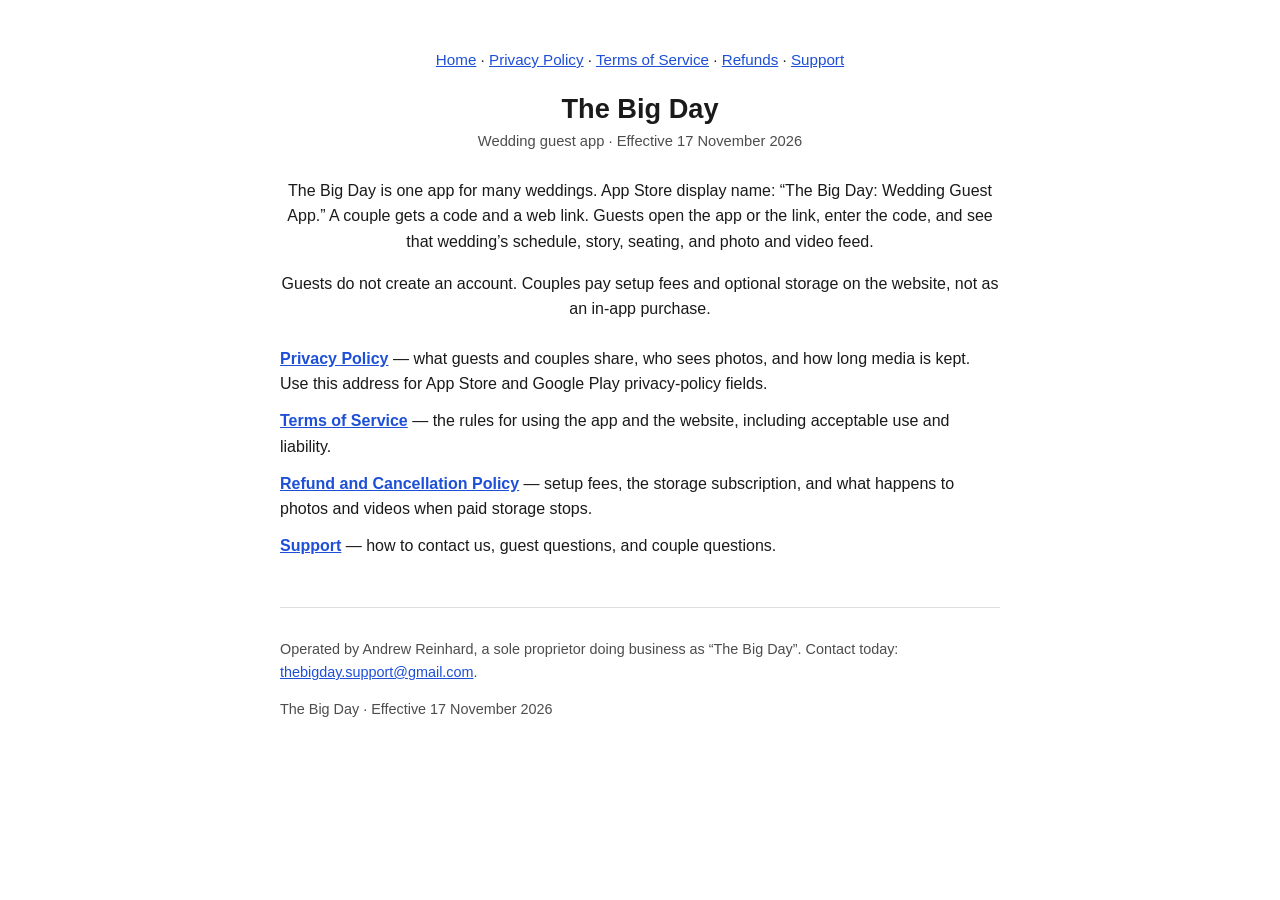
<file: index.html>
<!DOCTYPE html>
<html lang="en">
<head>
<meta charset="utf-8">
<meta name="viewport" content="width=device-width, initial-scale=1">
<title>The Big Day — Legal and support</title>
<link rel="stylesheet" href="./styles.css">
</head>
<body class="home">

<nav class="site" aria-label="Legal pages">
  <a href="./index.html">Home</a> ·
  <a href="./privacy.html">Privacy Policy</a> ·
  <a href="./terms.html">Terms of Service</a> ·
  <a href="./refunds.html">Refunds</a> ·
  <a href="./support.html">Support</a>
</nav>

<h1>The Big Day</h1>
<p class="meta">Wedding guest app · Effective 17 November 2026</p>

<p>The Big Day is one app for many weddings. App Store display name: “The Big Day: Wedding Guest App.” A couple gets a code and a web link. Guests open the app or the link, enter the code, and see that wedding’s schedule, story, seating, and photo and video feed.</p>

<p>Guests do not create an account. Couples pay setup fees and optional storage on the website, not as an in-app purchase.</p>

<ul class="links">
  <li><a href="./privacy.html"><strong>Privacy Policy</strong></a> — what guests and couples share, who sees photos, and how long media is kept. Use this address for App Store and Google Play privacy-policy fields.</li>
  <li><a href="./terms.html"><strong>Terms of Service</strong></a> — the rules for using the app and the website, including acceptable use and liability.</li>
  <li><a href="./refunds.html"><strong>Refund and Cancellation Policy</strong></a> — setup fees, the storage subscription, and what happens to photos and videos when paid storage stops.</li>
  <li><a href="./support.html"><strong>Support</strong></a> — how to contact us, guest questions, and couple questions.</li>
</ul>

<footer class="site">
  <p>Operated by Andrew Reinhard, a sole proprietor doing business as “The Big Day”. Contact today: <a href="mailto:thebigday.support@gmail.com">thebigday.support@gmail.com</a>.</p>
  <p>The Big Day · Effective 17 November 2026</p>
</footer>

</body>
</html>
</file>
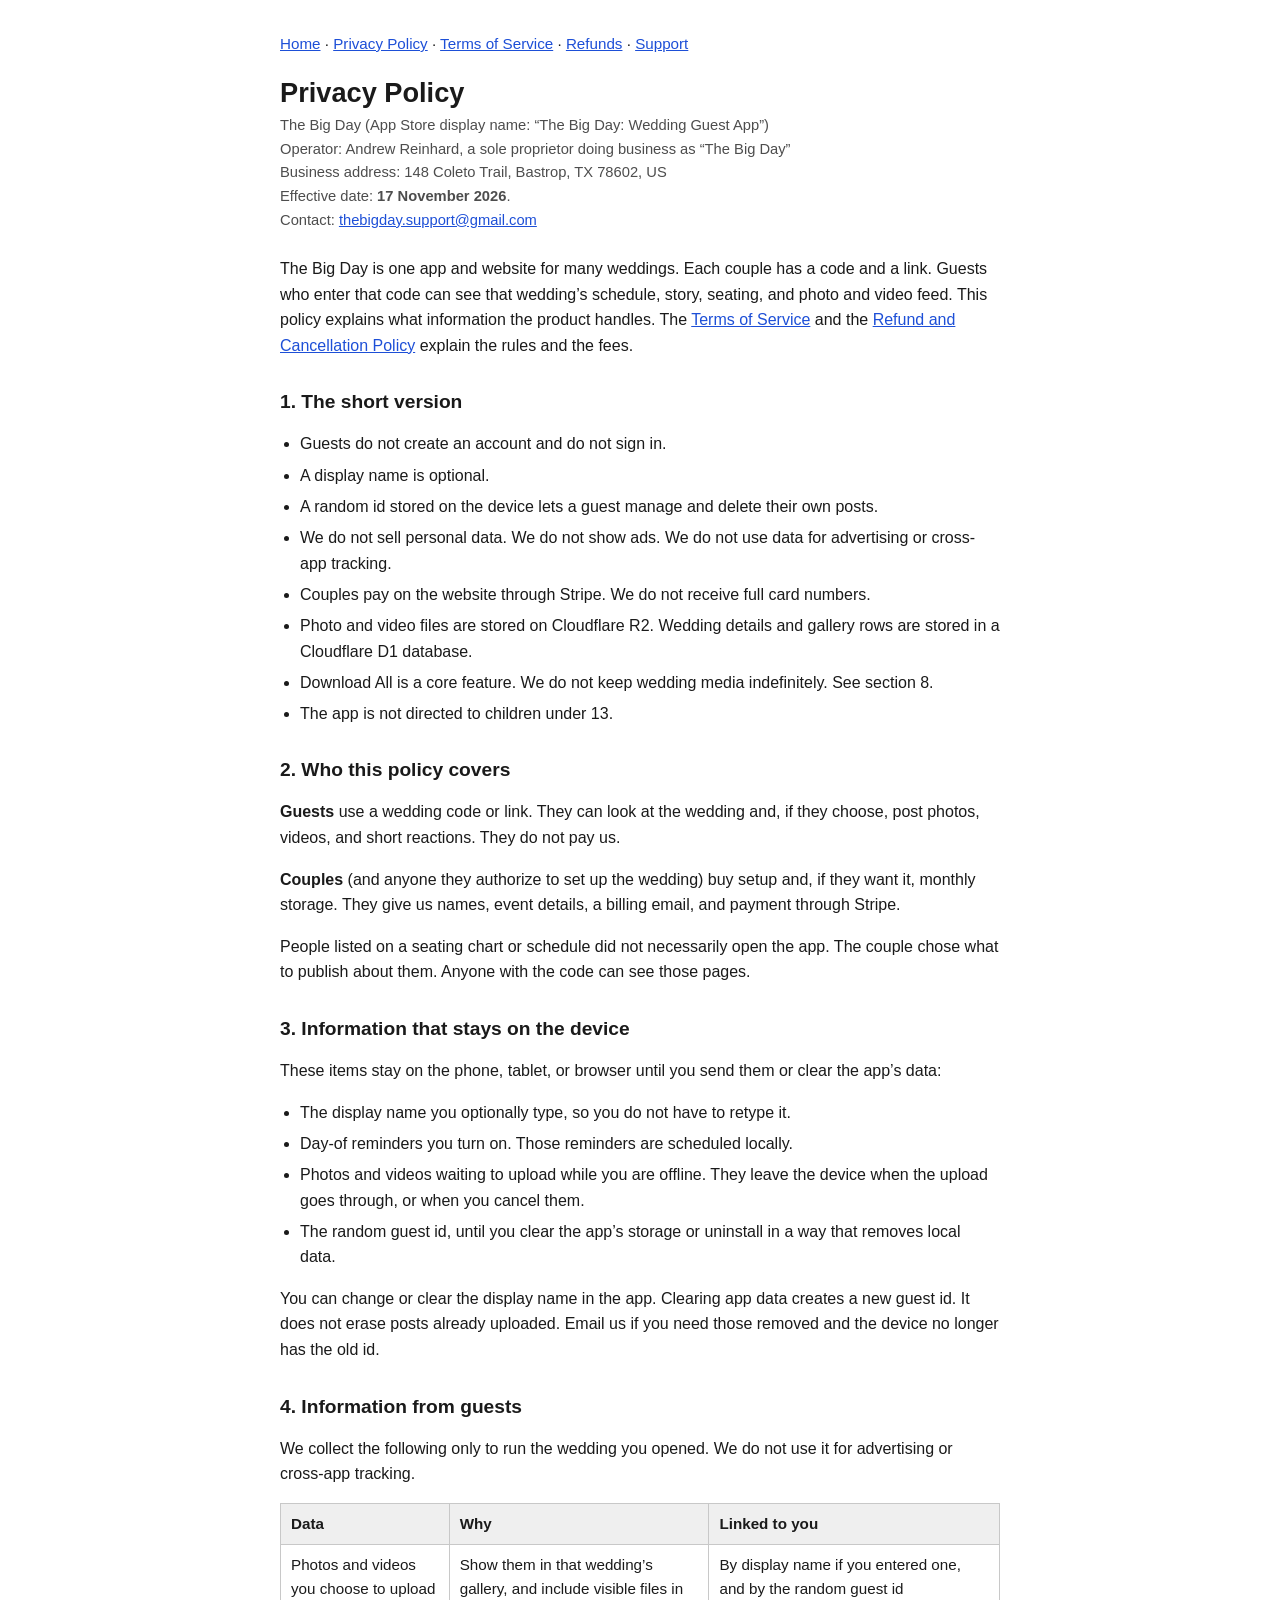
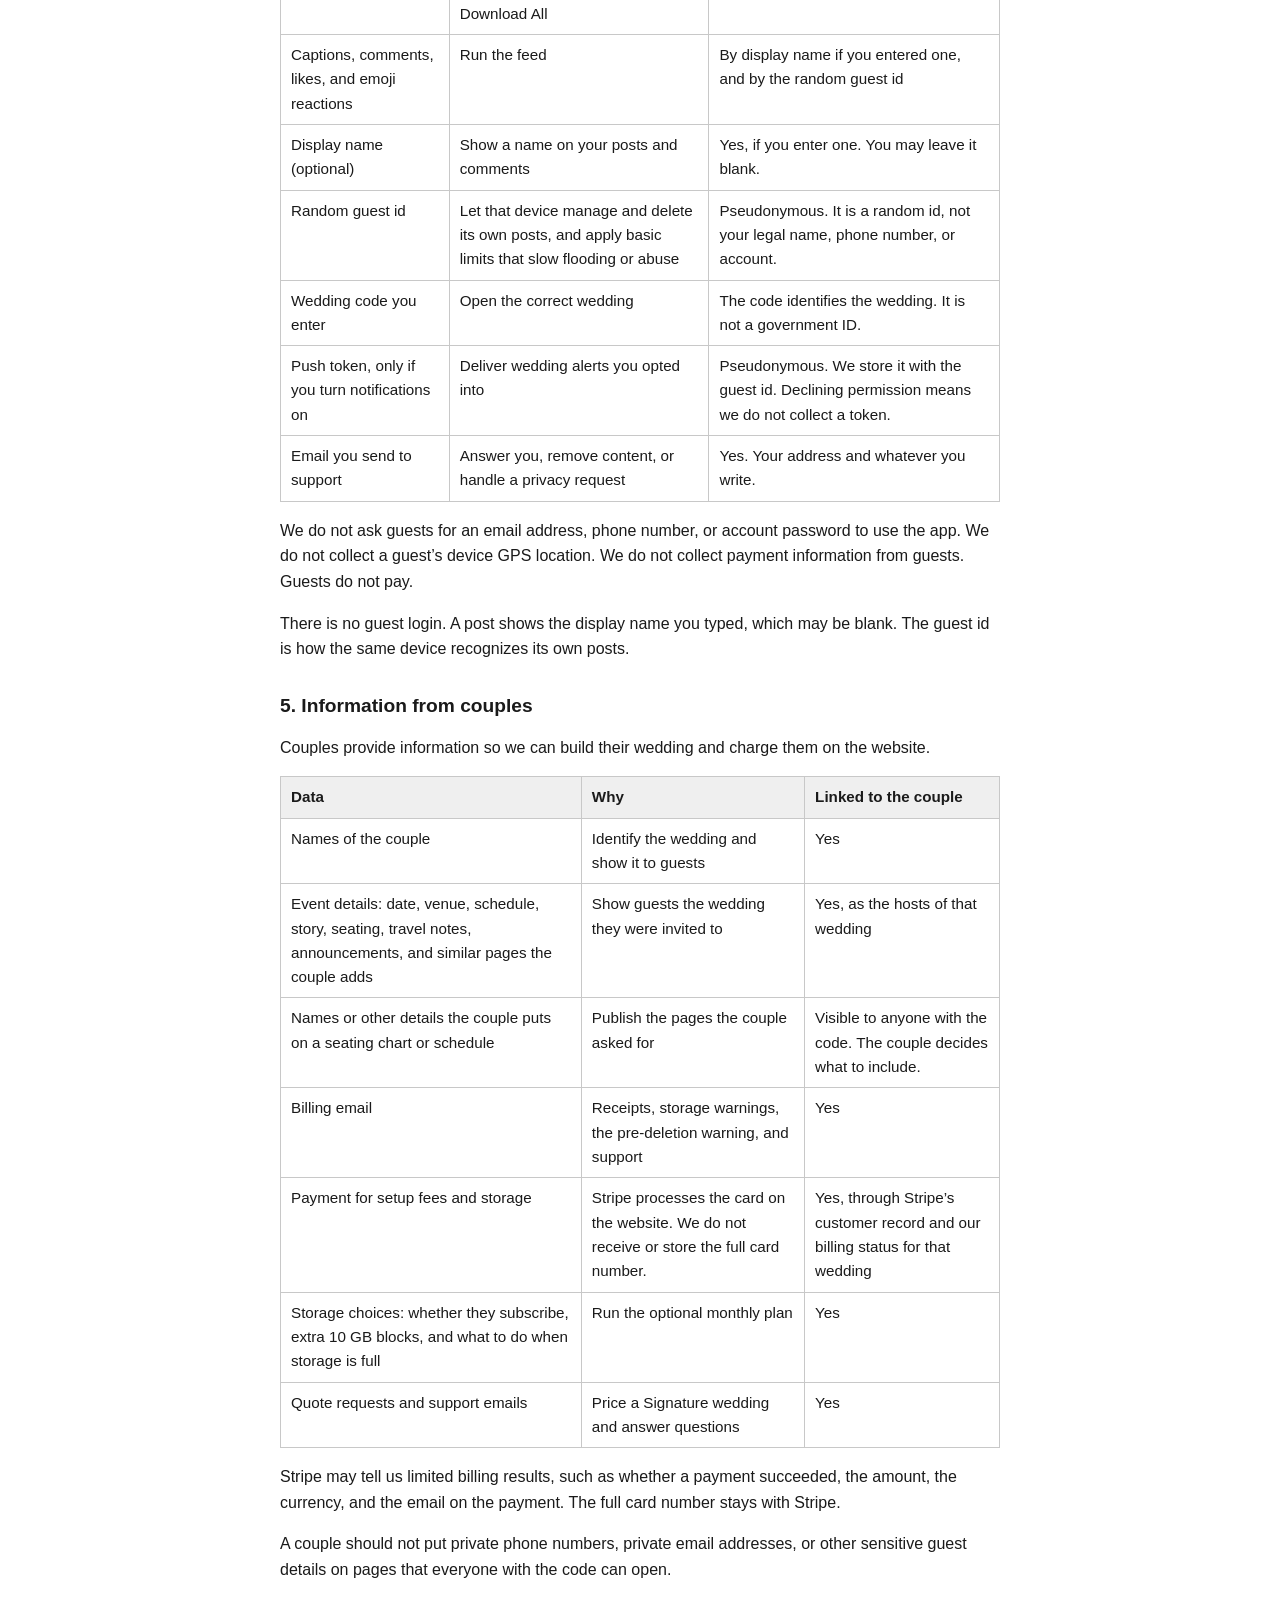
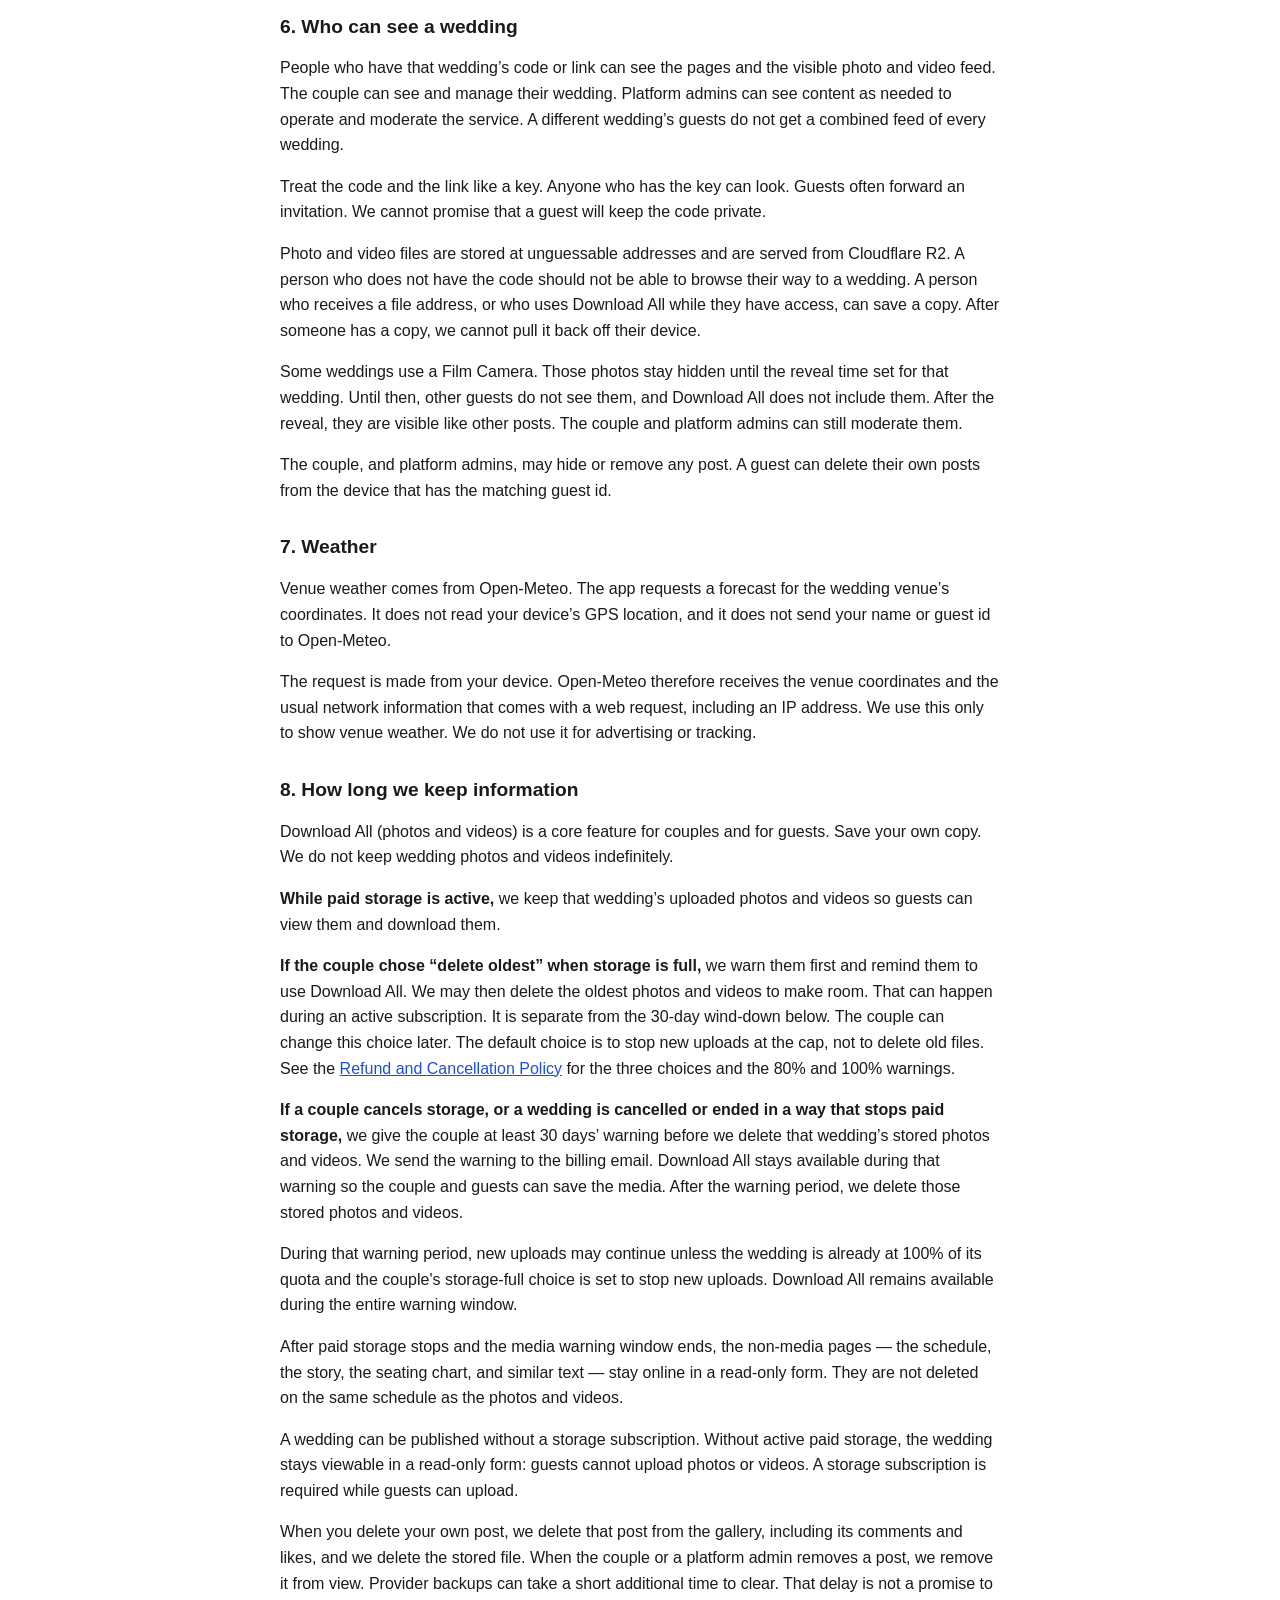
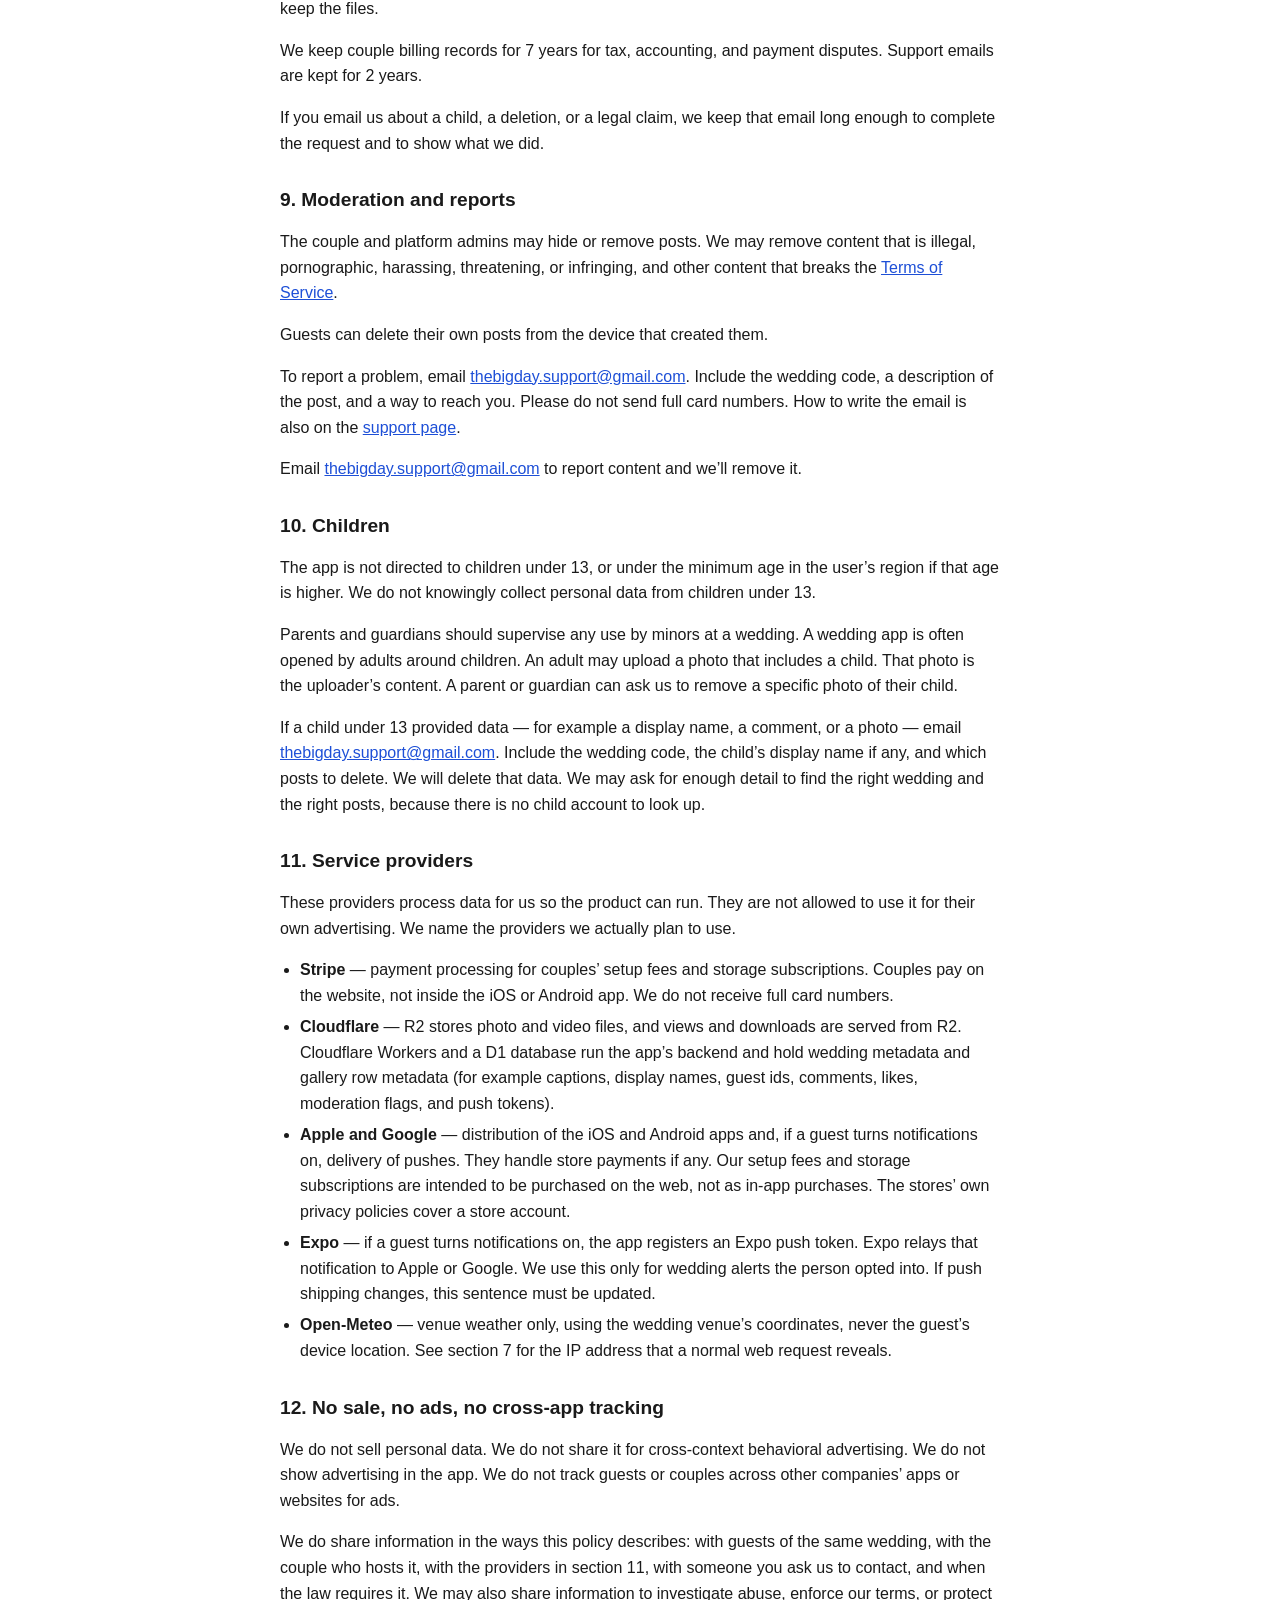
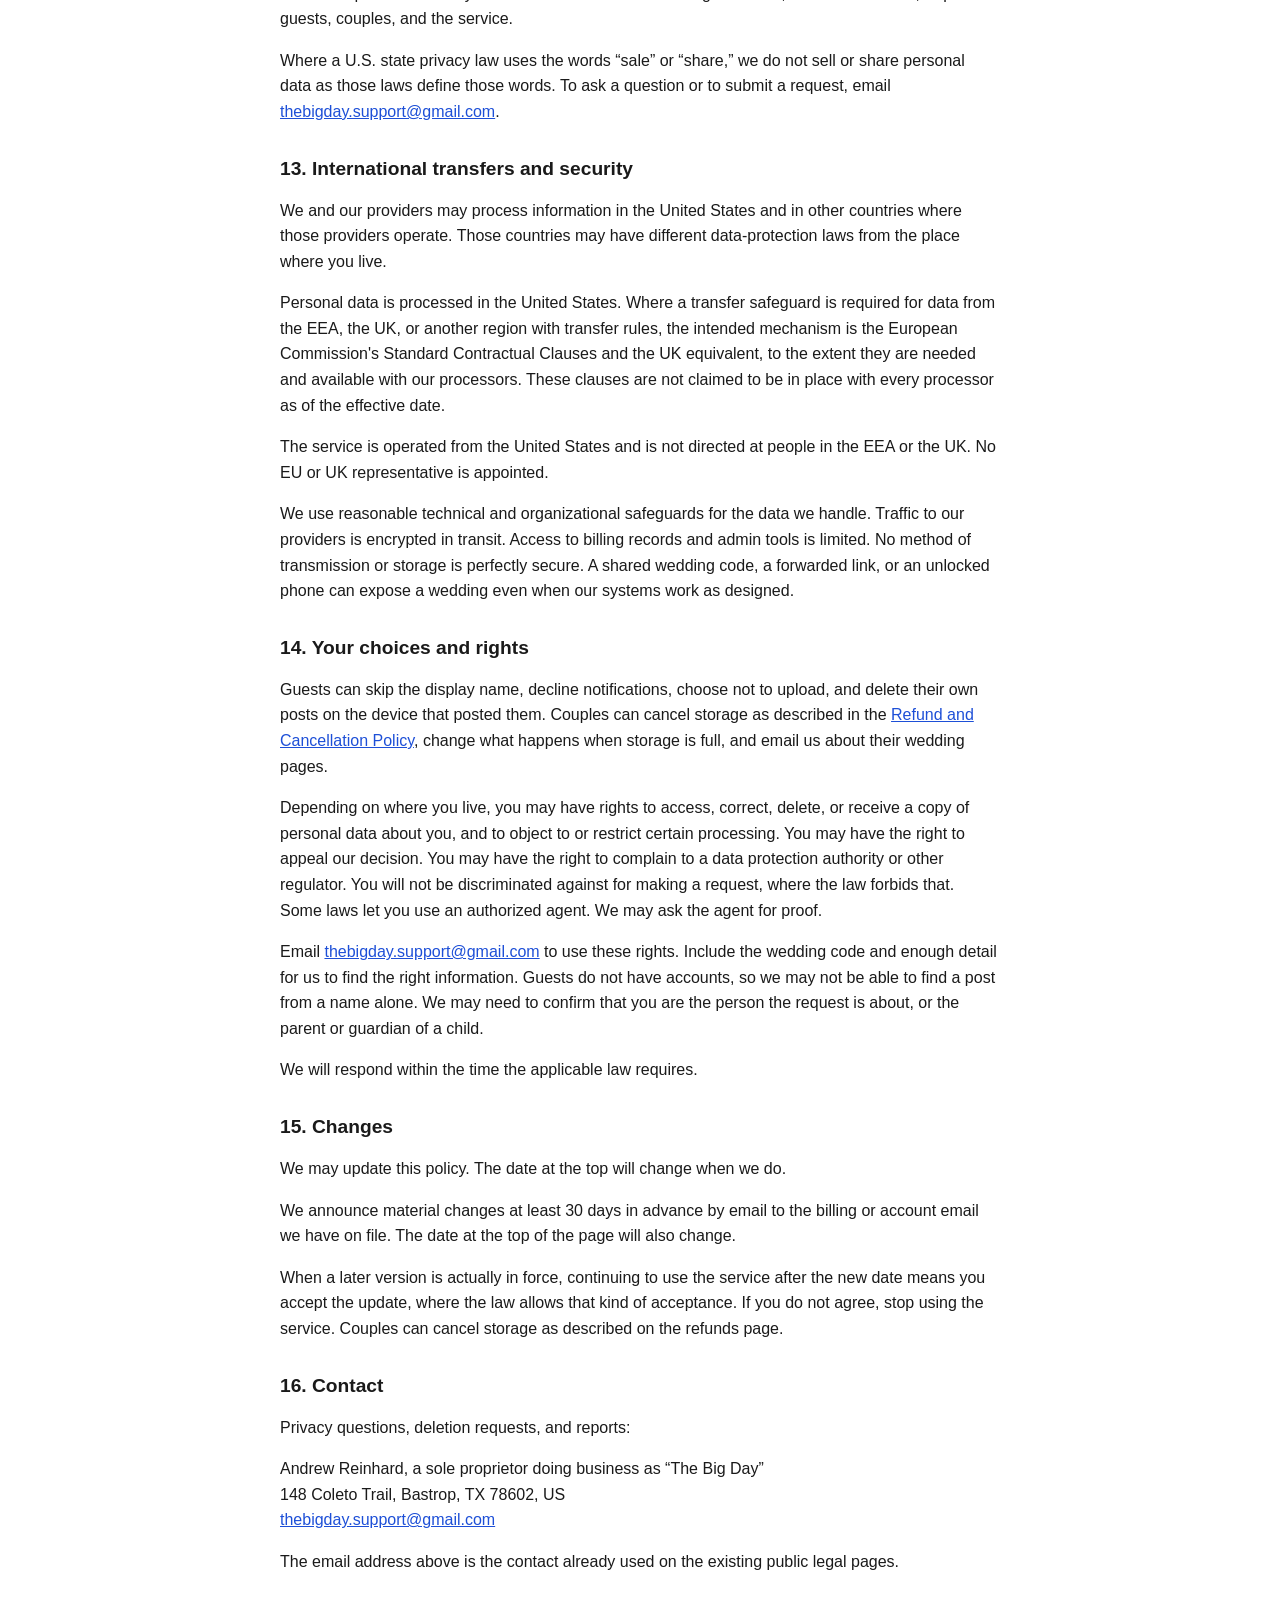
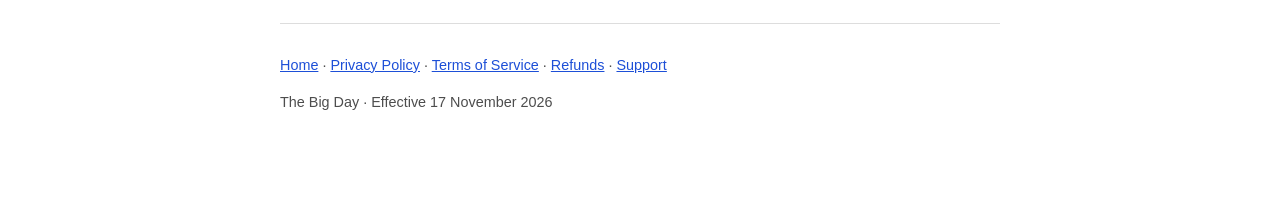
<file: privacy.html>
<!DOCTYPE html>
<html lang="en">
<head>
<meta charset="utf-8">
<meta name="viewport" content="width=device-width, initial-scale=1">
<title>The Big Day — Privacy Policy</title>
<link rel="stylesheet" href="./styles.css">
</head>
<body>

<nav class="site" aria-label="Legal pages">
  <a href="./index.html">Home</a> ·
  <a href="./privacy.html">Privacy Policy</a> ·
  <a href="./terms.html">Terms of Service</a> ·
  <a href="./refunds.html">Refunds</a> ·
  <a href="./support.html">Support</a>
</nav>

<h1>Privacy Policy</h1>
<p class="meta">
  The Big Day (App Store display name: “The Big Day: Wedding Guest App”)<br>
  Operator: Andrew Reinhard, a sole proprietor doing business as “The Big Day”<br>
  Business address: 148 Coleto Trail, Bastrop, TX 78602, US<br>
  Effective date: <strong>17 November 2026</strong>.<br>
  Contact: <a href="mailto:thebigday.support@gmail.com">thebigday.support@gmail.com</a>
</p>

<p>The Big Day is one app and website for many weddings. Each couple has a code and a link. Guests who enter that code can see that wedding’s schedule, story, seating, and photo and video feed. This policy explains what information the product handles. The <a href="./terms.html">Terms of Service</a> and the <a href="./refunds.html">Refund and Cancellation Policy</a> explain the rules and the fees.</p>

<h2>1. The short version</h2>
<ul>
  <li>Guests do not create an account and do not sign in.</li>
  <li>A display name is optional.</li>
  <li>A random id stored on the device lets a guest manage and delete their own posts.</li>
  <li>We do not sell personal data. We do not show ads. We do not use data for advertising or cross-app tracking.</li>
  <li>Couples pay on the website through Stripe. We do not receive full card numbers.</li>
  <li>Photo and video files are stored on Cloudflare R2. Wedding details and gallery rows are stored in a Cloudflare D1 database.</li>
  <li>Download All is a core feature. We do not keep wedding media indefinitely. See section 8.</li>
  <li>The app is not directed to children under 13.</li>
</ul>

<h2>2. Who this policy covers</h2>
<p><strong>Guests</strong> use a wedding code or link. They can look at the wedding and, if they choose, post photos, videos, and short reactions. They do not pay us.</p>
<p><strong>Couples</strong> (and anyone they authorize to set up the wedding) buy setup and, if they want it, monthly storage. They give us names, event details, a billing email, and payment through Stripe.</p>
<p>People listed on a seating chart or schedule did not necessarily open the app. The couple chose what to publish about them. Anyone with the code can see those pages.</p>

<h2>3. Information that stays on the device</h2>
<p>These items stay on the phone, tablet, or browser until you send them or clear the app’s data:</p>
<ul>
  <li>The display name you optionally type, so you do not have to retype it.</li>
  <li>Day-of reminders you turn on. Those reminders are scheduled locally.</li>
  <li>Photos and videos waiting to upload while you are offline. They leave the device when the upload goes through, or when you cancel them.</li>
  <li>The random guest id, until you clear the app’s storage or uninstall in a way that removes local data.</li>
</ul>
<p>You can change or clear the display name in the app. Clearing app data creates a new guest id. It does not erase posts already uploaded. Email us if you need those removed and the device no longer has the old id.</p>

<h2>4. Information from guests</h2>
<p>We collect the following only to run the wedding you opened. We do not use it for advertising or cross-app tracking.</p>
<div class="table-wrap">
<table>
  <tr><th>Data</th><th>Why</th><th>Linked to you</th></tr>
  <tr>
    <td>Photos and videos you choose to upload</td>
    <td>Show them in that wedding’s gallery, and include visible files in Download All</td>
    <td>By display name if you entered one, and by the random guest id</td>
  </tr>
  <tr>
    <td>Captions, comments, likes, and emoji reactions</td>
    <td>Run the feed</td>
    <td>By display name if you entered one, and by the random guest id</td>
  </tr>
  <tr>
    <td>Display name (optional)</td>
    <td>Show a name on your posts and comments</td>
    <td>Yes, if you enter one. You may leave it blank.</td>
  </tr>
  <tr>
    <td>Random guest id</td>
    <td>Let that device manage and delete its own posts, and apply basic limits that slow flooding or abuse</td>
    <td>Pseudonymous. It is a random id, not your legal name, phone number, or account.</td>
  </tr>
  <tr>
    <td>Wedding code you enter</td>
    <td>Open the correct wedding</td>
    <td>The code identifies the wedding. It is not a government ID.</td>
  </tr>
  <tr>
    <td>Push token, only if you turn notifications on</td>
    <td>Deliver wedding alerts you opted into</td>
    <td>Pseudonymous. We store it with the guest id. Declining permission means we do not collect a token.</td>
  </tr>
  <tr>
    <td>Email you send to support</td>
    <td>Answer you, remove content, or handle a privacy request</td>
    <td>Yes. Your address and whatever you write.</td>
  </tr>
</table>
</div>
<p>We do not ask guests for an email address, phone number, or account password to use the app. We do not collect a guest’s device GPS location. We do not collect payment information from guests. Guests do not pay.</p>
<p>There is no guest login. A post shows the display name you typed, which may be blank. The guest id is how the same device recognizes its own posts.</p>

<h2>5. Information from couples</h2>
<p>Couples provide information so we can build their wedding and charge them on the website.</p>
<div class="table-wrap">
<table>
  <tr><th>Data</th><th>Why</th><th>Linked to the couple</th></tr>
  <tr>
    <td>Names of the couple</td>
    <td>Identify the wedding and show it to guests</td>
    <td>Yes</td>
  </tr>
  <tr>
    <td>Event details: date, venue, schedule, story, seating, travel notes, announcements, and similar pages the couple adds</td>
    <td>Show guests the wedding they were invited to</td>
    <td>Yes, as the hosts of that wedding</td>
  </tr>
  <tr>
    <td>Names or other details the couple puts on a seating chart or schedule</td>
    <td>Publish the pages the couple asked for</td>
    <td>Visible to anyone with the code. The couple decides what to include.</td>
  </tr>
  <tr>
    <td>Billing email</td>
    <td>Receipts, storage warnings, the pre-deletion warning, and support</td>
    <td>Yes</td>
  </tr>
  <tr>
    <td>Payment for setup fees and storage</td>
    <td>Stripe processes the card on the website. We do not receive or store the full card number.</td>
    <td>Yes, through Stripe’s customer record and our billing status for that wedding</td>
  </tr>
  <tr>
    <td>Storage choices: whether they subscribe, extra 10&nbsp;GB blocks, and what to do when storage is full</td>
    <td>Run the optional monthly plan</td>
    <td>Yes</td>
  </tr>
  <tr>
    <td>Quote requests and support emails</td>
    <td>Price a Signature wedding and answer questions</td>
    <td>Yes</td>
  </tr>
</table>
</div>
<p>Stripe may tell us limited billing results, such as whether a payment succeeded, the amount, the currency, and the email on the payment. The full card number stays with Stripe.</p>
<p>A couple should not put private phone numbers, private email addresses, or other sensitive guest details on pages that everyone with the code can open.</p>

<h2>6. Who can see a wedding</h2>
<p>People who have that wedding’s code or link can see the pages and the visible photo and video feed. The couple can see and manage their wedding. Platform admins can see content as needed to operate and moderate the service. A different wedding’s guests do not get a combined feed of every wedding.</p>
<p>Treat the code and the link like a key. Anyone who has the key can look. Guests often forward an invitation. We cannot promise that a guest will keep the code private.</p>
<p>Photo and video files are stored at unguessable addresses and are served from Cloudflare R2. A person who does not have the code should not be able to browse their way to a wedding. A person who receives a file address, or who uses Download All while they have access, can save a copy. After someone has a copy, we cannot pull it back off their device.</p>
<p>Some weddings use a Film Camera. Those photos stay hidden until the reveal time set for that wedding. Until then, other guests do not see them, and Download All does not include them. After the reveal, they are visible like other posts. The couple and platform admins can still moderate them.</p>
<p>The couple, and platform admins, may hide or remove any post. A guest can delete their own posts from the device that has the matching guest id.</p>

<h2>7. Weather</h2>
<p>Venue weather comes from Open-Meteo. The app requests a forecast for the wedding venue’s coordinates. It does not read your device’s GPS location, and it does not send your name or guest id to Open-Meteo.</p>
<p>The request is made from your device. Open-Meteo therefore receives the venue coordinates and the usual network information that comes with a web request, including an IP address. We use this only to show venue weather. We do not use it for advertising or tracking.</p>

<h2>8. How long we keep information</h2>
<p>Download All (photos and videos) is a core feature for couples and for guests. Save your own copy. We do not keep wedding photos and videos indefinitely.</p>
<p><strong>While paid storage is active,</strong> we keep that wedding’s uploaded photos and videos so guests can view them and download them.</p>
<p><strong>If the couple chose “delete oldest” when storage is full,</strong> we warn them first and remind them to use Download All. We may then delete the oldest photos and videos to make room. That can happen during an active subscription. It is separate from the 30-day wind-down below. The couple can change this choice later. The default choice is to stop new uploads at the cap, not to delete old files. See the <a href="./refunds.html">Refund and Cancellation Policy</a> for the three choices and the 80% and 100% warnings.</p>
<p><strong>If a couple cancels storage, or a wedding is cancelled or ended in a way that stops paid storage,</strong> we give the couple at least 30 days’ warning before we delete that wedding’s stored photos and videos. We send the warning to the billing email. Download All stays available during that warning so the couple and guests can save the media. After the warning period, we delete those stored photos and videos.</p>
<p>During that warning period, new uploads may continue unless the wedding is already at 100% of its quota and the couple's storage-full choice is set to stop new uploads. Download All remains available during the entire warning window.</p>
<p>After paid storage stops and the media warning window ends, the non-media pages — the schedule, the story, the seating chart, and similar text — stay online in a read-only form. They are not deleted on the same schedule as the photos and videos.</p>
<p>A wedding can be published without a storage subscription. Without active paid storage, the wedding stays viewable in a read-only form: guests cannot upload photos or videos. A storage subscription is required while guests can upload.</p>
<p>When you delete your own post, we delete that post from the gallery, including its comments and likes, and we delete the stored file. When the couple or a platform admin removes a post, we remove it from view. Provider backups can take a short additional time to clear. That delay is not a promise to keep the files.</p>
<p>We keep couple billing records for 7 years for tax, accounting, and payment disputes. Support emails are kept for 2 years.</p>
<p>If you email us about a child, a deletion, or a legal claim, we keep that email long enough to complete the request and to show what we did.</p>

<h2>9. Moderation and reports</h2>
<p>The couple and platform admins may hide or remove posts. We may remove content that is illegal, pornographic, harassing, threatening, or infringing, and other content that breaks the <a href="./terms.html">Terms of Service</a>.</p>
<p>Guests can delete their own posts from the device that created them.</p>
<p>To report a problem, email <a href="mailto:thebigday.support@gmail.com">thebigday.support@gmail.com</a>. Include the wedding code, a description of the post, and a way to reach you. Please do not send full card numbers. How to write the email is also on the <a href="./support.html">support page</a>.</p>
<p>Email <a href="mailto:thebigday.support@gmail.com">thebigday.support@gmail.com</a> to report content and we’ll remove it.</p>

<h2>10. Children</h2>
<p>The app is not directed to children under 13, or under the minimum age in the user’s region if that age is higher. We do not knowingly collect personal data from children under 13.</p>
<p>Parents and guardians should supervise any use by minors at a wedding. A wedding app is often opened by adults around children. An adult may upload a photo that includes a child. That photo is the uploader’s content. A parent or guardian can ask us to remove a specific photo of their child.</p>
<p>If a child under 13 provided data — for example a display name, a comment, or a photo — email <a href="mailto:thebigday.support@gmail.com">thebigday.support@gmail.com</a>. Include the wedding code, the child’s display name if any, and which posts to delete. We will delete that data. We may ask for enough detail to find the right wedding and the right posts, because there is no child account to look up.</p>

<h2>11. Service providers</h2>
<p>These providers process data for us so the product can run. They are not allowed to use it for their own advertising. We name the providers we actually plan to use.</p>
<ul>
  <li><strong>Stripe</strong> — payment processing for couples’ setup fees and storage subscriptions. Couples pay on the website, not inside the iOS or Android app. We do not receive full card numbers.</li>
  <li><strong>Cloudflare</strong> — R2 stores photo and video files, and views and downloads are served from R2. Cloudflare Workers and a D1 database run the app’s backend and hold wedding metadata and gallery row metadata (for example captions, display names, guest ids, comments, likes, moderation flags, and push tokens).</li>
  <li><strong>Apple and Google</strong> — distribution of the iOS and Android apps and, if a guest turns notifications on, delivery of pushes. They handle store payments if any. Our setup fees and storage subscriptions are intended to be purchased on the web, not as in-app purchases. The stores’ own privacy policies cover a store account.</li>
  <li><strong>Expo</strong> — if a guest turns notifications on, the app registers an Expo push token. Expo relays that notification to Apple or Google. We use this only for wedding alerts the person opted into. If push shipping changes, this sentence must be updated.</li>
  <li><strong>Open-Meteo</strong> — venue weather only, using the wedding venue’s coordinates, never the guest’s device location. See section 7 for the IP address that a normal web request reveals.</li>
</ul>

<h2>12. No sale, no ads, no cross-app tracking</h2>
<p>We do not sell personal data. We do not share it for cross-context behavioral advertising. We do not show advertising in the app. We do not track guests or couples across other companies’ apps or websites for ads.</p>
<p>We do share information in the ways this policy describes: with guests of the same wedding, with the couple who hosts it, with the providers in section 11, with someone you ask us to contact, and when the law requires it. We may also share information to investigate abuse, enforce our terms, or protect guests, couples, and the service.</p>
<p>Where a U.S. state privacy law uses the words “sale” or “share,” we do not sell or share personal data as those laws define those words. To ask a question or to submit a request, email <a href="mailto:thebigday.support@gmail.com">thebigday.support@gmail.com</a>.</p>

<h2>13. International transfers and security</h2>
<p>We and our providers may process information in the United States and in other countries where those providers operate. Those countries may have different data-protection laws from the place where you live.</p>
<p>Personal data is processed in the United States. Where a transfer safeguard is required for data from the EEA, the UK, or another region with transfer rules, the intended mechanism is the European Commission's Standard Contractual Clauses and the UK equivalent, to the extent they are needed and available with our processors. These clauses are not claimed to be in place with every processor as of the effective date.</p>
<p>The service is operated from the United States and is not directed at people in the EEA or the UK. No EU or UK representative is appointed.</p>
<p>We use reasonable technical and organizational safeguards for the data we handle. Traffic to our providers is encrypted in transit. Access to billing records and admin tools is limited. No method of transmission or storage is perfectly secure. A shared wedding code, a forwarded link, or an unlocked phone can expose a wedding even when our systems work as designed.</p>

<h2>14. Your choices and rights</h2>
<p>Guests can skip the display name, decline notifications, choose not to upload, and delete their own posts on the device that posted them. Couples can cancel storage as described in the <a href="./refunds.html">Refund and Cancellation Policy</a>, change what happens when storage is full, and email us about their wedding pages.</p>
<p>Depending on where you live, you may have rights to access, correct, delete, or receive a copy of personal data about you, and to object to or restrict certain processing. You may have the right to appeal our decision. You may have the right to complain to a data protection authority or other regulator. You will not be discriminated against for making a request, where the law forbids that. Some laws let you use an authorized agent. We may ask the agent for proof.</p>
<p>Email <a href="mailto:thebigday.support@gmail.com">thebigday.support@gmail.com</a> to use these rights. Include the wedding code and enough detail for us to find the right information. Guests do not have accounts, so we may not be able to find a post from a name alone. We may need to confirm that you are the person the request is about, or the parent or guardian of a child.</p>
<p>We will respond within the time the applicable law requires.</p>

<h2>15. Changes</h2>
<p>We may update this policy. The date at the top will change when we do.</p>
<p>We announce material changes at least 30 days in advance by email to the billing or account email we have on file. The date at the top of the page will also change.</p>
<p>When a later version is actually in force, continuing to use the service after the new date means you accept the update, where the law allows that kind of acceptance. If you do not agree, stop using the service. Couples can cancel storage as described on the refunds page.</p>

<h2>16. Contact</h2>
<p>Privacy questions, deletion requests, and reports:</p>
<p>
  Andrew Reinhard, a sole proprietor doing business as “The Big Day”<br>
  148 Coleto Trail, Bastrop, TX 78602, US<br>
  <a href="mailto:thebigday.support@gmail.com">thebigday.support@gmail.com</a>
</p>
<p>The email address above is the contact already used on the existing public legal pages.</p>

<footer class="site">
  <p><a href="./index.html">Home</a> · <a href="./privacy.html">Privacy Policy</a> · <a href="./terms.html">Terms of Service</a> · <a href="./refunds.html">Refunds</a> · <a href="./support.html">Support</a></p>
  <p>The Big Day · Effective 17 November 2026</p>
</footer>

</body>
</html>
</file>
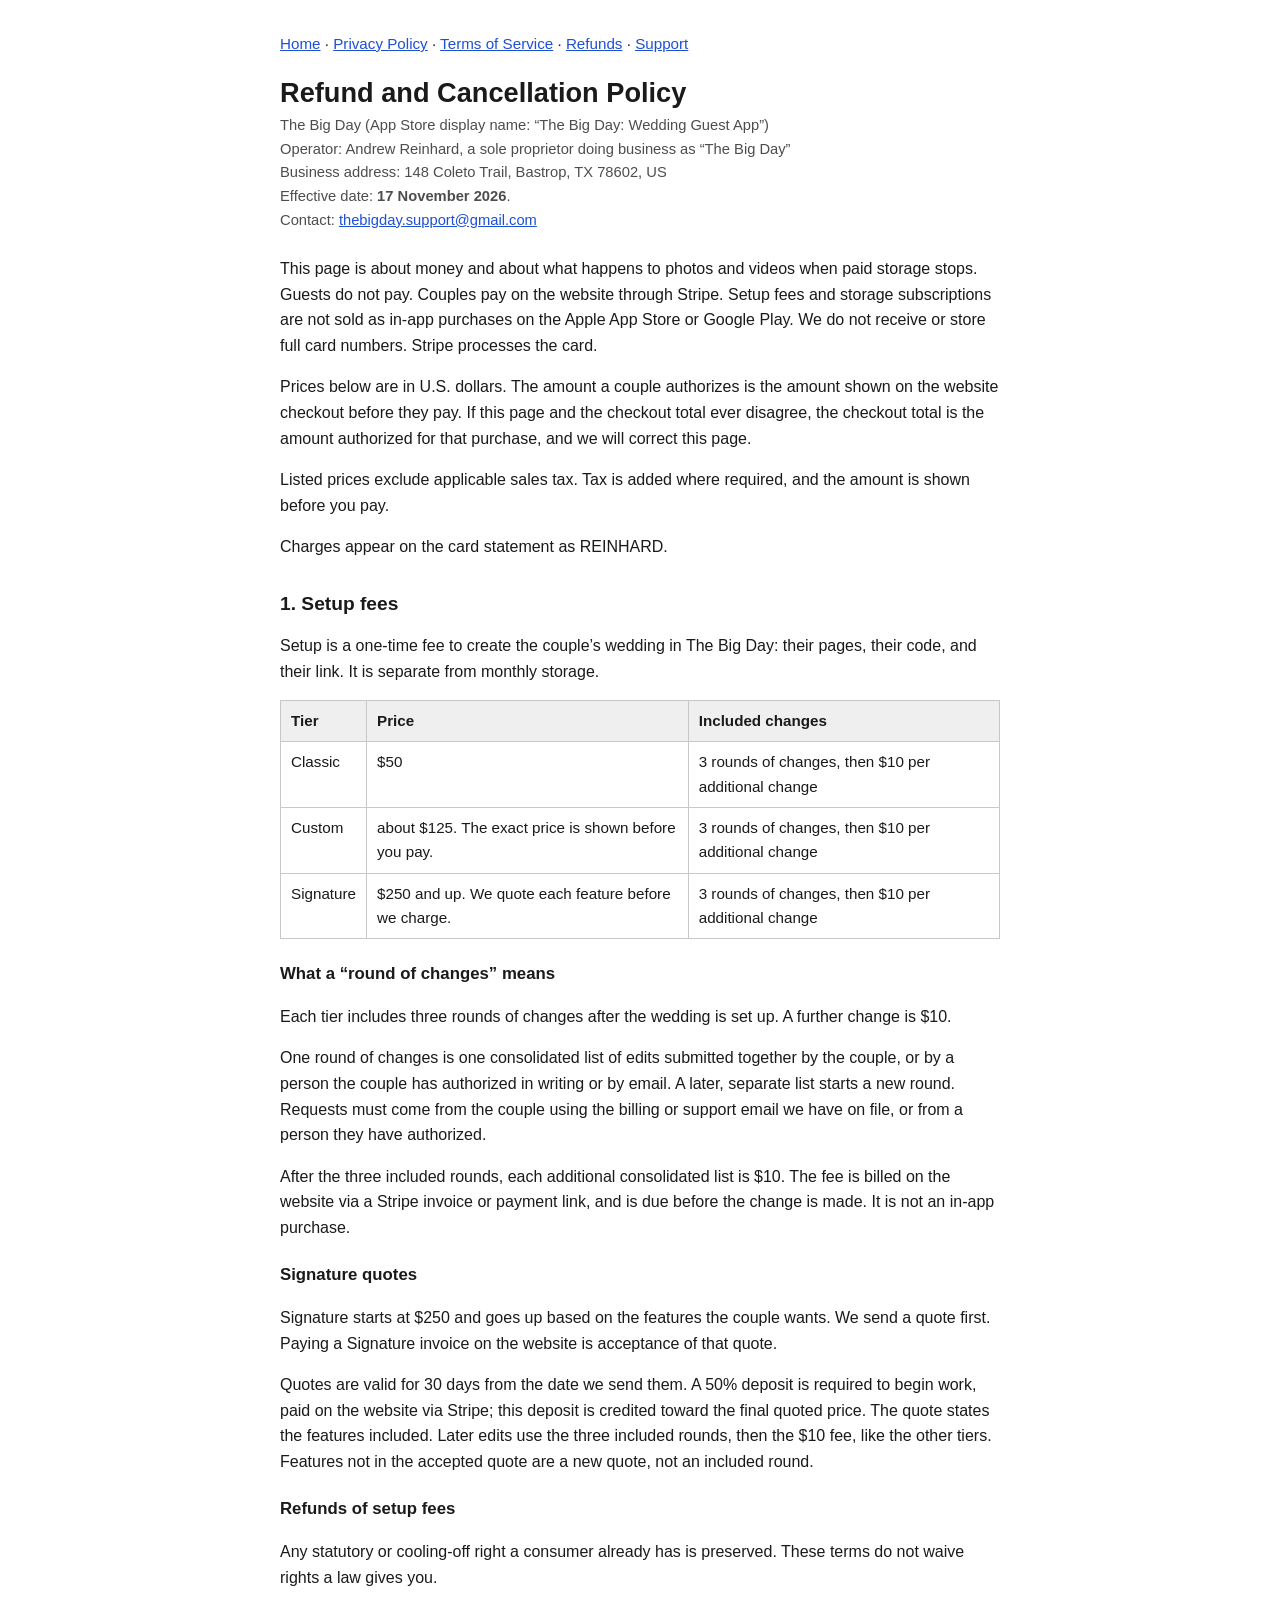
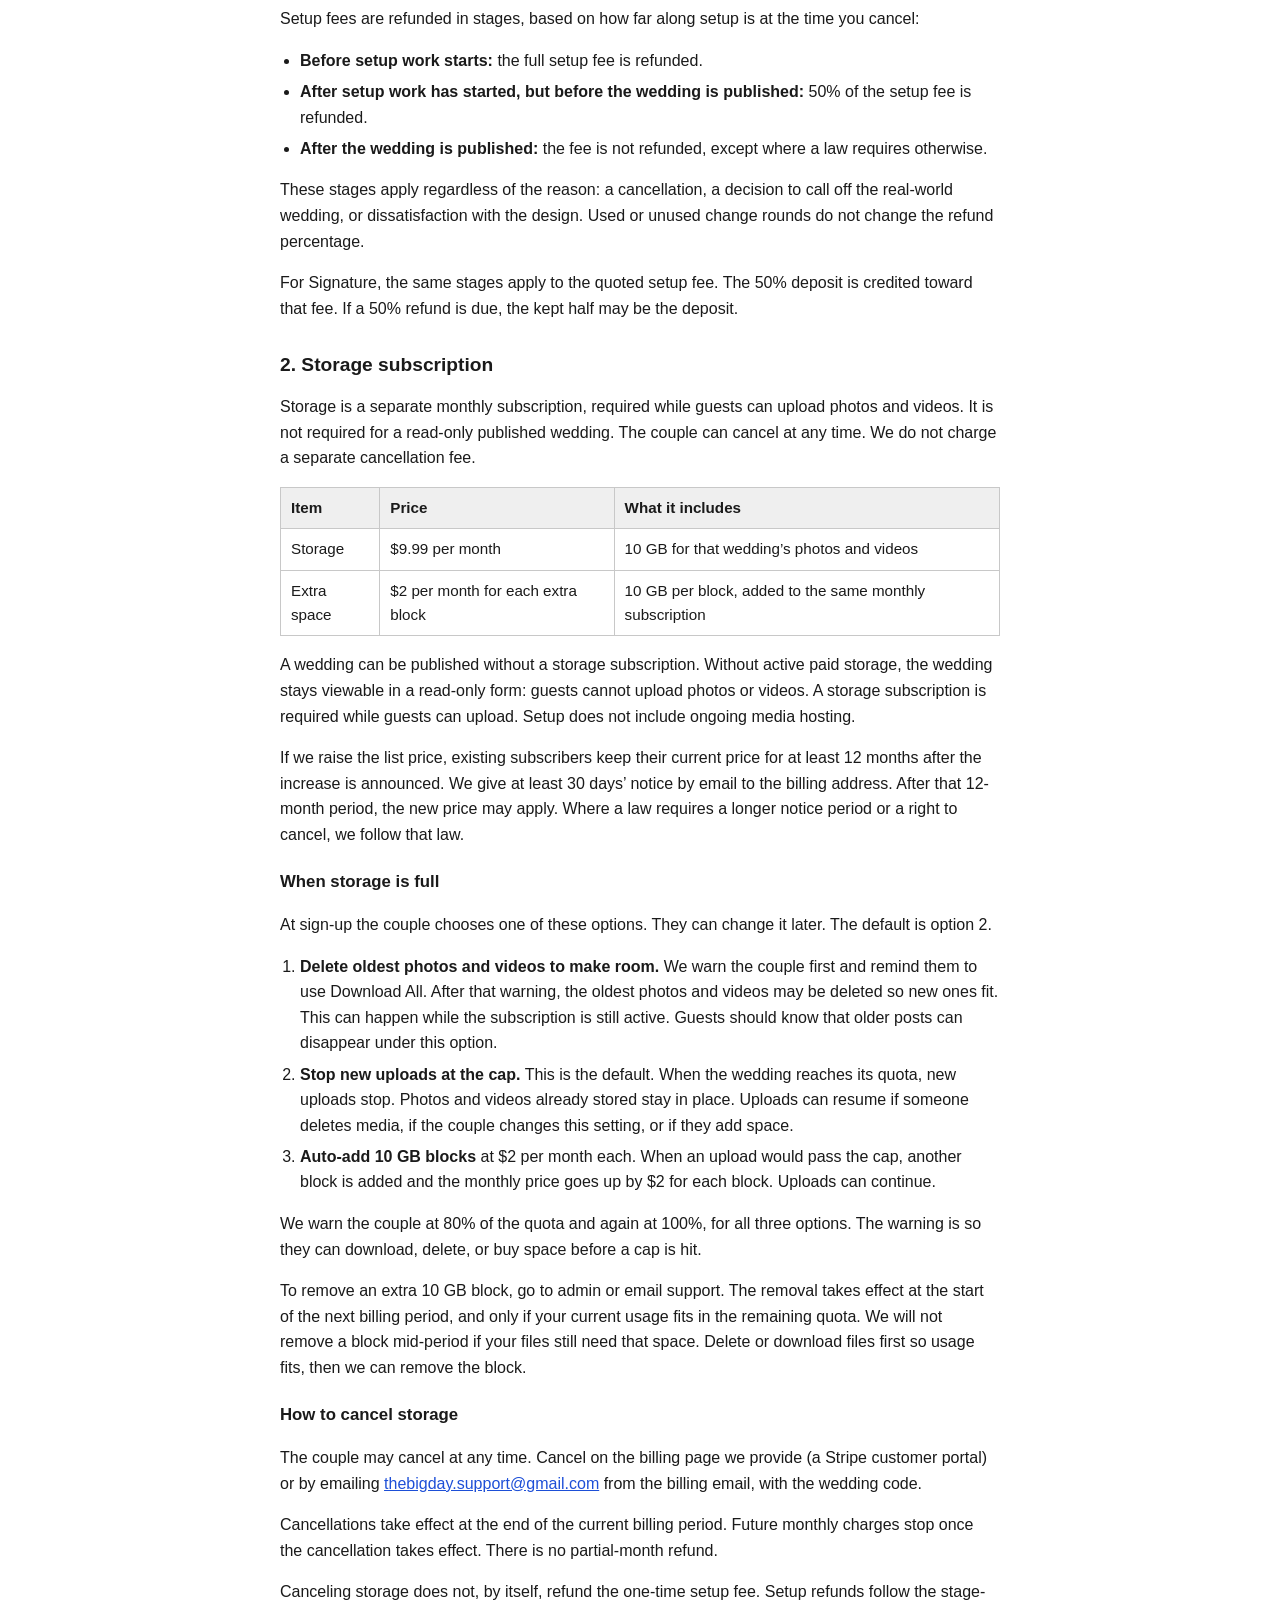
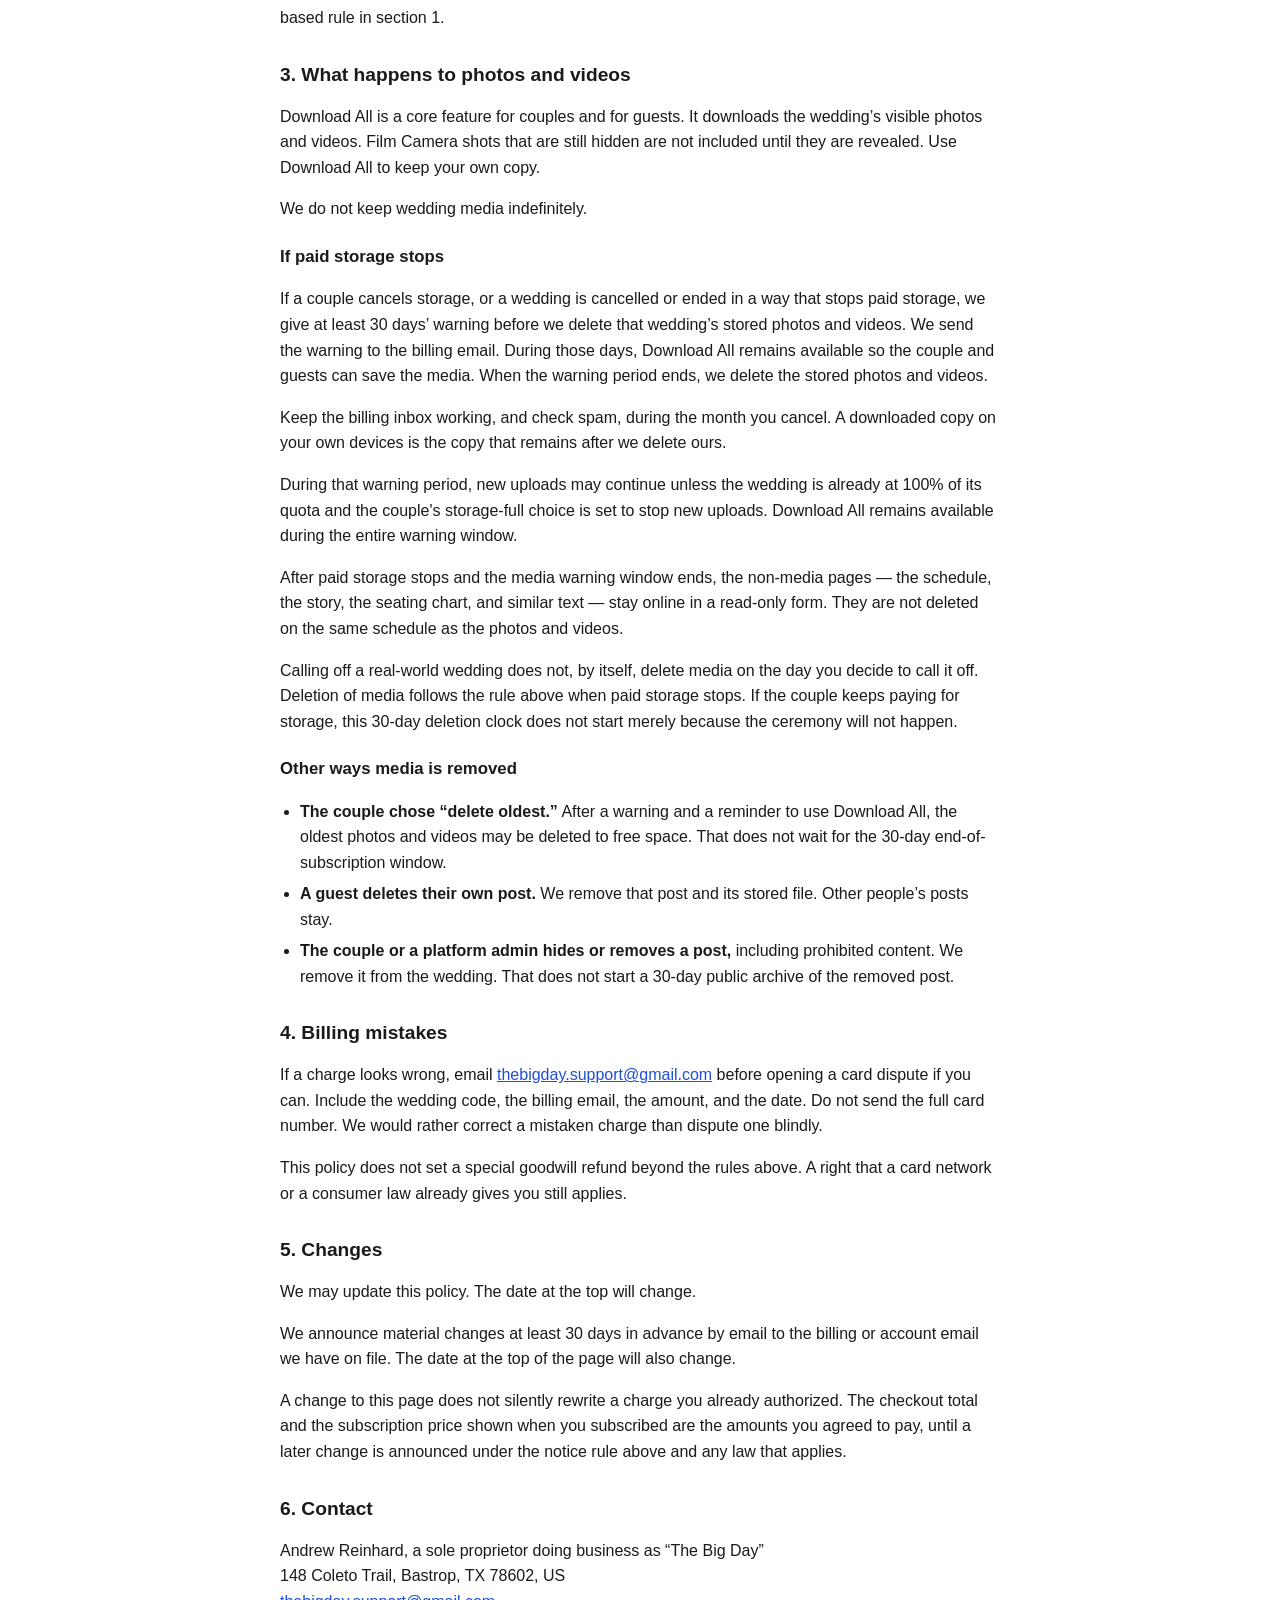
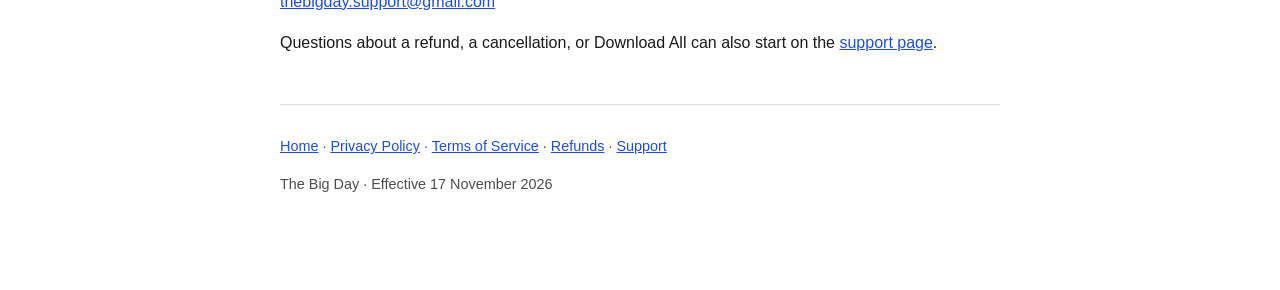
<file: refunds.html>
<!DOCTYPE html>
<html lang="en">
<head>
<meta charset="utf-8">
<meta name="viewport" content="width=device-width, initial-scale=1">
<title>The Big Day — Refund and Cancellation Policy</title>
<link rel="stylesheet" href="./styles.css">
</head>
<body>

<nav class="site" aria-label="Legal pages">
  <a href="./index.html">Home</a> ·
  <a href="./privacy.html">Privacy Policy</a> ·
  <a href="./terms.html">Terms of Service</a> ·
  <a href="./refunds.html">Refunds</a> ·
  <a href="./support.html">Support</a>
</nav>

<h1>Refund and Cancellation Policy</h1>
<p class="meta">
  The Big Day (App Store display name: “The Big Day: Wedding Guest App”)<br>
  Operator: Andrew Reinhard, a sole proprietor doing business as “The Big Day”<br>
  Business address: 148 Coleto Trail, Bastrop, TX 78602, US<br>
  Effective date: <strong>17 November 2026</strong>.<br>
  Contact: <a href="mailto:thebigday.support@gmail.com">thebigday.support@gmail.com</a>
</p>

<p>This page is about money and about what happens to photos and videos when paid storage stops. Guests do not pay. Couples pay on the website through Stripe. Setup fees and storage subscriptions are not sold as in-app purchases on the Apple App Store or Google Play. We do not receive or store full card numbers. Stripe processes the card.</p>
<p>Prices below are in U.S. dollars. The amount a couple authorizes is the amount shown on the website checkout before they pay. If this page and the checkout total ever disagree, the checkout total is the amount authorized for that purchase, and we will correct this page.</p>
<p>Listed prices exclude applicable sales tax. Tax is added where required, and the amount is shown before you pay.</p>
<p>Charges appear on the card statement as REINHARD.</p>

<h2>1. Setup fees</h2>
<p>Setup is a one-time fee to create the couple’s wedding in The Big Day: their pages, their code, and their link. It is separate from monthly storage.</p>
<div class="table-wrap">
<table>
  <tr><th>Tier</th><th>Price</th><th>Included changes</th></tr>
  <tr>
    <td>Classic</td>
    <td>$50</td>
    <td>3 rounds of changes, then $10 per additional change</td>
  </tr>
  <tr>
    <td>Custom</td>
    <td>about $125. The exact price is shown before you pay.</td>
    <td>3 rounds of changes, then $10 per additional change</td>
  </tr>
  <tr>
    <td>Signature</td>
    <td>$250 and up. We quote each feature before we charge.</td>
    <td>3 rounds of changes, then $10 per additional change</td>
  </tr>
</table>
</div>

<h3>What a “round of changes” means</h3>
<p>Each tier includes three rounds of changes after the wedding is set up. A further change is $10.</p>
<p>One round of changes is one consolidated list of edits submitted together by the couple, or by a person the couple has authorized in writing or by email. A later, separate list starts a new round. Requests must come from the couple using the billing or support email we have on file, or from a person they have authorized.</p>
<p>After the three included rounds, each additional consolidated list is $10. The fee is billed on the website via a Stripe invoice or payment link, and is due before the change is made. It is not an in-app purchase.</p>

<h3>Signature quotes</h3>
<p>Signature starts at $250 and goes up based on the features the couple wants. We send a quote first. Paying a Signature invoice on the website is acceptance of that quote.</p>
<p>Quotes are valid for 30 days from the date we send them. A 50% deposit is required to begin work, paid on the website via Stripe; this deposit is credited toward the final quoted price. The quote states the features included. Later edits use the three included rounds, then the $10 fee, like the other tiers. Features not in the accepted quote are a new quote, not an included round.</p>

<h3>Refunds of setup fees</h3>
<p>Any statutory or cooling-off right a consumer already has is preserved. These terms do not waive rights a law gives you.</p>
<p>Setup fees are refunded in stages, based on how far along setup is at the time you cancel:</p>
<ul>
  <li><strong>Before setup work starts:</strong> the full setup fee is refunded.</li>
  <li><strong>After setup work has started, but before the wedding is published:</strong> 50% of the setup fee is refunded.</li>
  <li><strong>After the wedding is published:</strong> the fee is not refunded, except where a law requires otherwise.</li>
</ul>
<p>These stages apply regardless of the reason: a cancellation, a decision to call off the real-world wedding, or dissatisfaction with the design. Used or unused change rounds do not change the refund percentage.</p>
<p>For Signature, the same stages apply to the quoted setup fee. The 50% deposit is credited toward that fee. If a 50% refund is due, the kept half may be the deposit.</p>

<h2>2. Storage subscription</h2>
<p>Storage is a separate monthly subscription, required while guests can upload photos and videos. It is not required for a read-only published wedding. The couple can cancel at any time. We do not charge a separate cancellation fee.</p>
<div class="table-wrap">
<table>
  <tr><th>Item</th><th>Price</th><th>What it includes</th></tr>
  <tr>
    <td>Storage</td>
    <td>$9.99 per month</td>
    <td>10&nbsp;GB for that wedding’s photos and videos</td>
  </tr>
  <tr>
    <td>Extra space</td>
    <td>$2 per month for each extra block</td>
    <td>10&nbsp;GB per block, added to the same monthly subscription</td>
  </tr>
</table>
</div>
<p>A wedding can be published without a storage subscription. Without active paid storage, the wedding stays viewable in a read-only form: guests cannot upload photos or videos. A storage subscription is required while guests can upload. Setup does not include ongoing media hosting.</p>
<p>If we raise the list price, existing subscribers keep their current price for at least 12 months after the increase is announced. We give at least 30 days’ notice by email to the billing address. After that 12-month period, the new price may apply. Where a law requires a longer notice period or a right to cancel, we follow that law.</p>

<h3>When storage is full</h3>
<p>At sign-up the couple chooses one of these options. They can change it later. The default is option 2.</p>
<ol>
  <li><strong>Delete oldest photos and videos to make room.</strong> We warn the couple first and remind them to use Download All. After that warning, the oldest photos and videos may be deleted so new ones fit. This can happen while the subscription is still active. Guests should know that older posts can disappear under this option.</li>
  <li><strong>Stop new uploads at the cap.</strong> This is the default. When the wedding reaches its quota, new uploads stop. Photos and videos already stored stay in place. Uploads can resume if someone deletes media, if the couple changes this setting, or if they add space.</li>
  <li><strong>Auto-add 10&nbsp;GB blocks</strong> at $2 per month each. When an upload would pass the cap, another block is added and the monthly price goes up by $2 for each block. Uploads can continue.</li>
</ol>
<p>We warn the couple at 80% of the quota and again at 100%, for all three options. The warning is so they can download, delete, or buy space before a cap is hit.</p>
<p>To remove an extra 10&nbsp;GB block, go to admin or email support. The removal takes effect at the start of the next billing period, and only if your current usage fits in the remaining quota. We will not remove a block mid-period if your files still need that space. Delete or download files first so usage fits, then we can remove the block.</p>

<h3>How to cancel storage</h3>
<p>The couple may cancel at any time. Cancel on the billing page we provide (a Stripe customer portal) or by emailing <a href="mailto:thebigday.support@gmail.com">thebigday.support@gmail.com</a> from the billing email, with the wedding code.</p>
<p>Cancellations take effect at the end of the current billing period. Future monthly charges stop once the cancellation takes effect. There is no partial-month refund.</p>
<p>Canceling storage does not, by itself, refund the one-time setup fee. Setup refunds follow the stage-based rule in section 1.</p>

<h2>3. What happens to photos and videos</h2>
<p>Download All is a core feature for couples and for guests. It downloads the wedding’s visible photos and videos. Film Camera shots that are still hidden are not included until they are revealed. Use Download All to keep your own copy.</p>
<p>We do not keep wedding media indefinitely.</p>
<h3>If paid storage stops</h3>
<p>If a couple cancels storage, or a wedding is cancelled or ended in a way that stops paid storage, we give at least 30 days’ warning before we delete that wedding’s stored photos and videos. We send the warning to the billing email. During those days, Download All remains available so the couple and guests can save the media. When the warning period ends, we delete the stored photos and videos.</p>
<p>Keep the billing inbox working, and check spam, during the month you cancel. A downloaded copy on your own devices is the copy that remains after we delete ours.</p>
<p>During that warning period, new uploads may continue unless the wedding is already at 100% of its quota and the couple's storage-full choice is set to stop new uploads. Download All remains available during the entire warning window.</p>
<p>After paid storage stops and the media warning window ends, the non-media pages — the schedule, the story, the seating chart, and similar text — stay online in a read-only form. They are not deleted on the same schedule as the photos and videos.</p>
<p>Calling off a real-world wedding does not, by itself, delete media on the day you decide to call it off. Deletion of media follows the rule above when paid storage stops. If the couple keeps paying for storage, this 30-day deletion clock does not start merely because the ceremony will not happen.</p>

<h3>Other ways media is removed</h3>
<ul>
  <li><strong>The couple chose “delete oldest.”</strong> After a warning and a reminder to use Download All, the oldest photos and videos may be deleted to free space. That does not wait for the 30-day end-of-subscription window.</li>
  <li><strong>A guest deletes their own post.</strong> We remove that post and its stored file. Other people’s posts stay.</li>
  <li><strong>The couple or a platform admin hides or removes a post,</strong> including prohibited content. We remove it from the wedding. That does not start a 30-day public archive of the removed post.</li>
</ul>

<h2>4. Billing mistakes</h2>
<p>If a charge looks wrong, email <a href="mailto:thebigday.support@gmail.com">thebigday.support@gmail.com</a> before opening a card dispute if you can. Include the wedding code, the billing email, the amount, and the date. Do not send the full card number. We would rather correct a mistaken charge than dispute one blindly.</p>
<p>This policy does not set a special goodwill refund beyond the rules above. A right that a card network or a consumer law already gives you still applies.</p>

<h2>5. Changes</h2>
<p>We may update this policy. The date at the top will change.</p>
<p>We announce material changes at least 30 days in advance by email to the billing or account email we have on file. The date at the top of the page will also change.</p>
<p>A change to this page does not silently rewrite a charge you already authorized. The checkout total and the subscription price shown when you subscribed are the amounts you agreed to pay, until a later change is announced under the notice rule above and any law that applies.</p>

<h2>6. Contact</h2>
<p>
  Andrew Reinhard, a sole proprietor doing business as “The Big Day”<br>
  148 Coleto Trail, Bastrop, TX 78602, US<br>
  <a href="mailto:thebigday.support@gmail.com">thebigday.support@gmail.com</a>
</p>
<p>Questions about a refund, a cancellation, or Download All can also start on the <a href="./support.html">support page</a>.</p>

<footer class="site">
  <p><a href="./index.html">Home</a> · <a href="./privacy.html">Privacy Policy</a> · <a href="./terms.html">Terms of Service</a> · <a href="./refunds.html">Refunds</a> · <a href="./support.html">Support</a></p>
  <p>The Big Day · Effective 17 November 2026</p>
</footer>

</body>
</html>
</file>
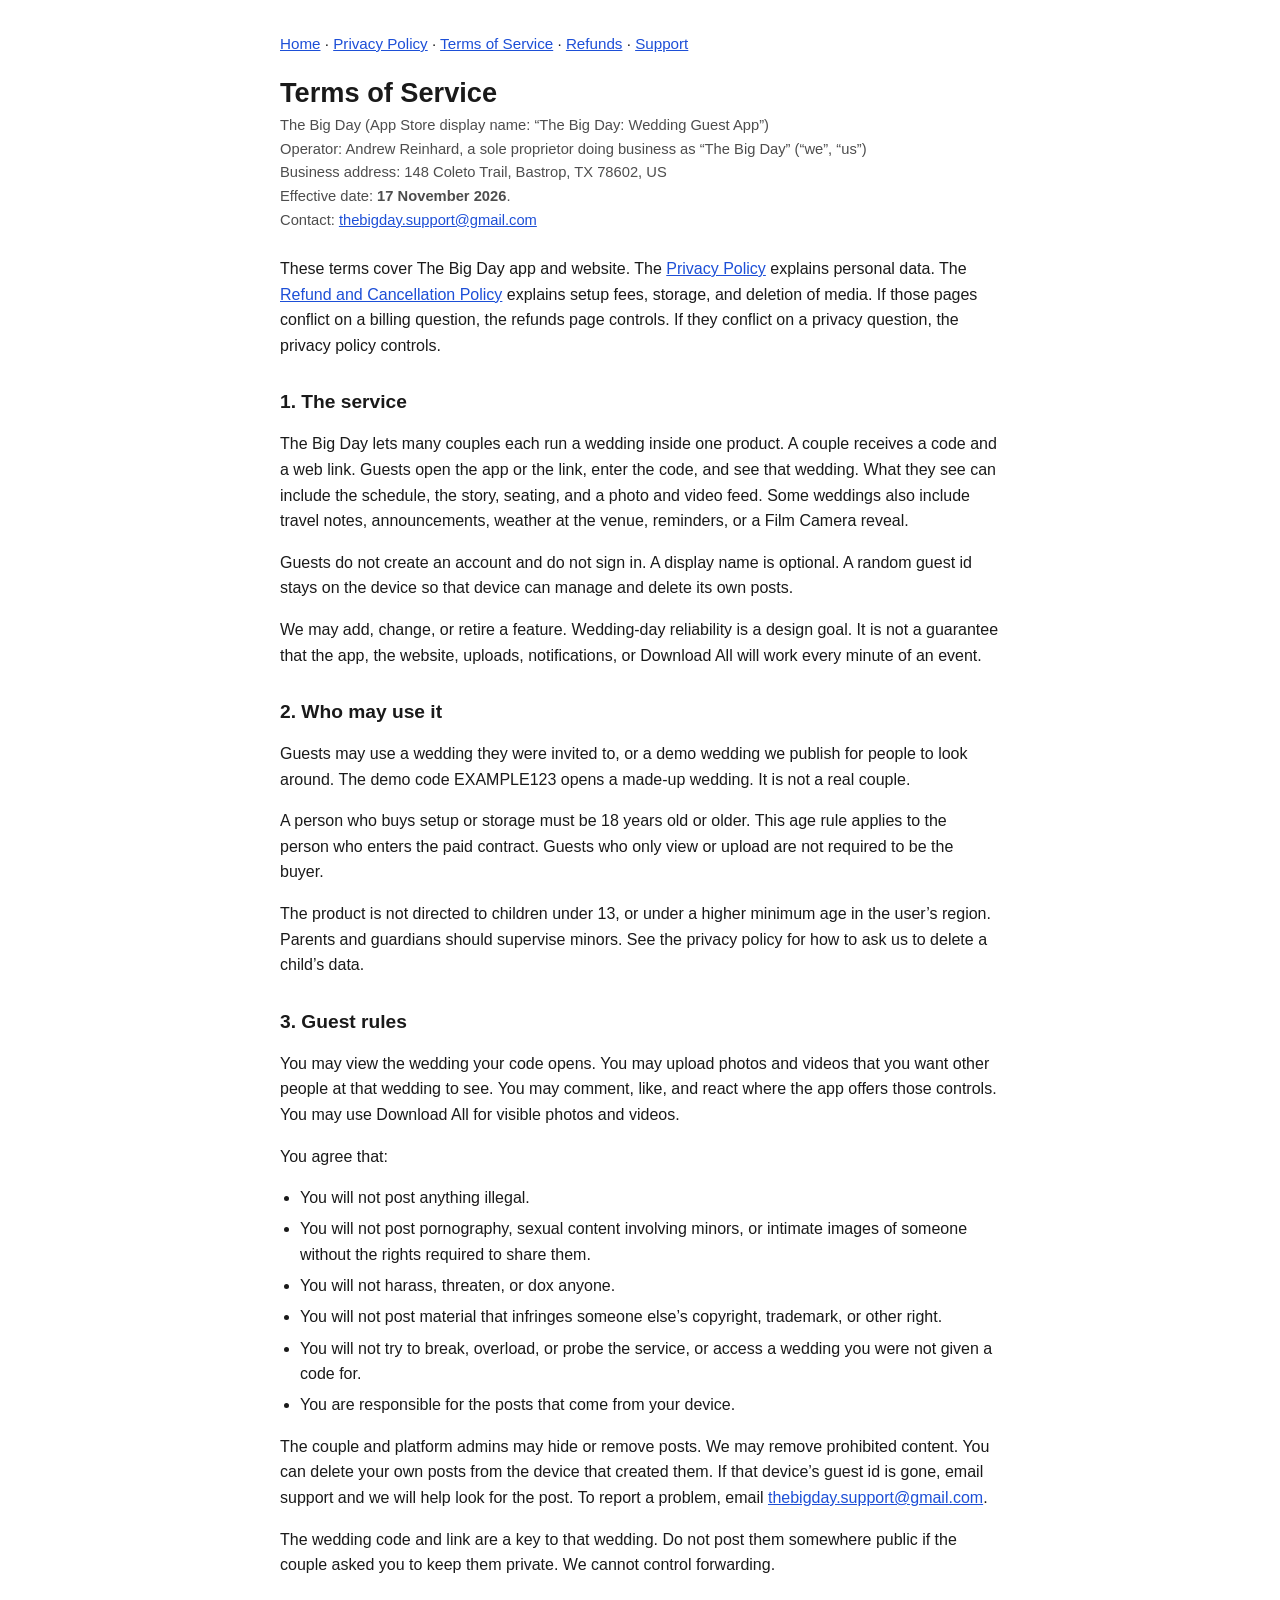
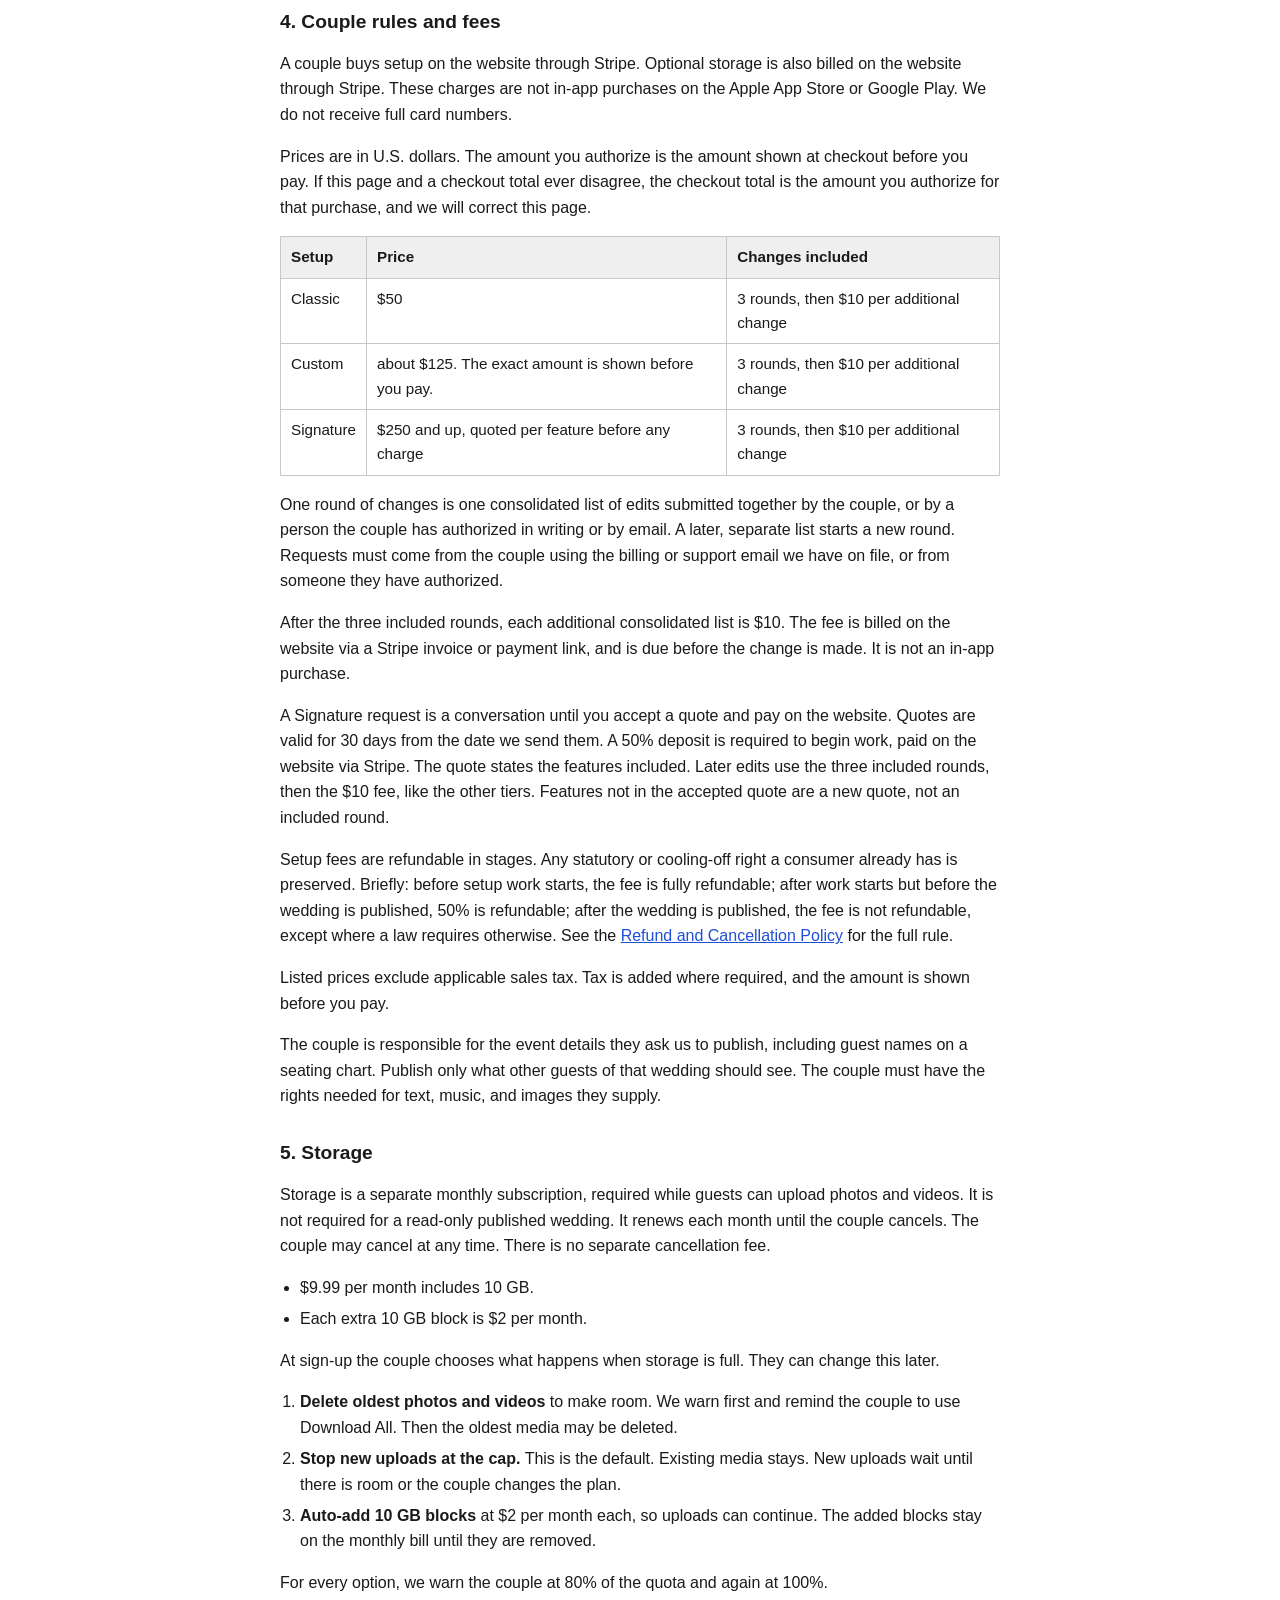
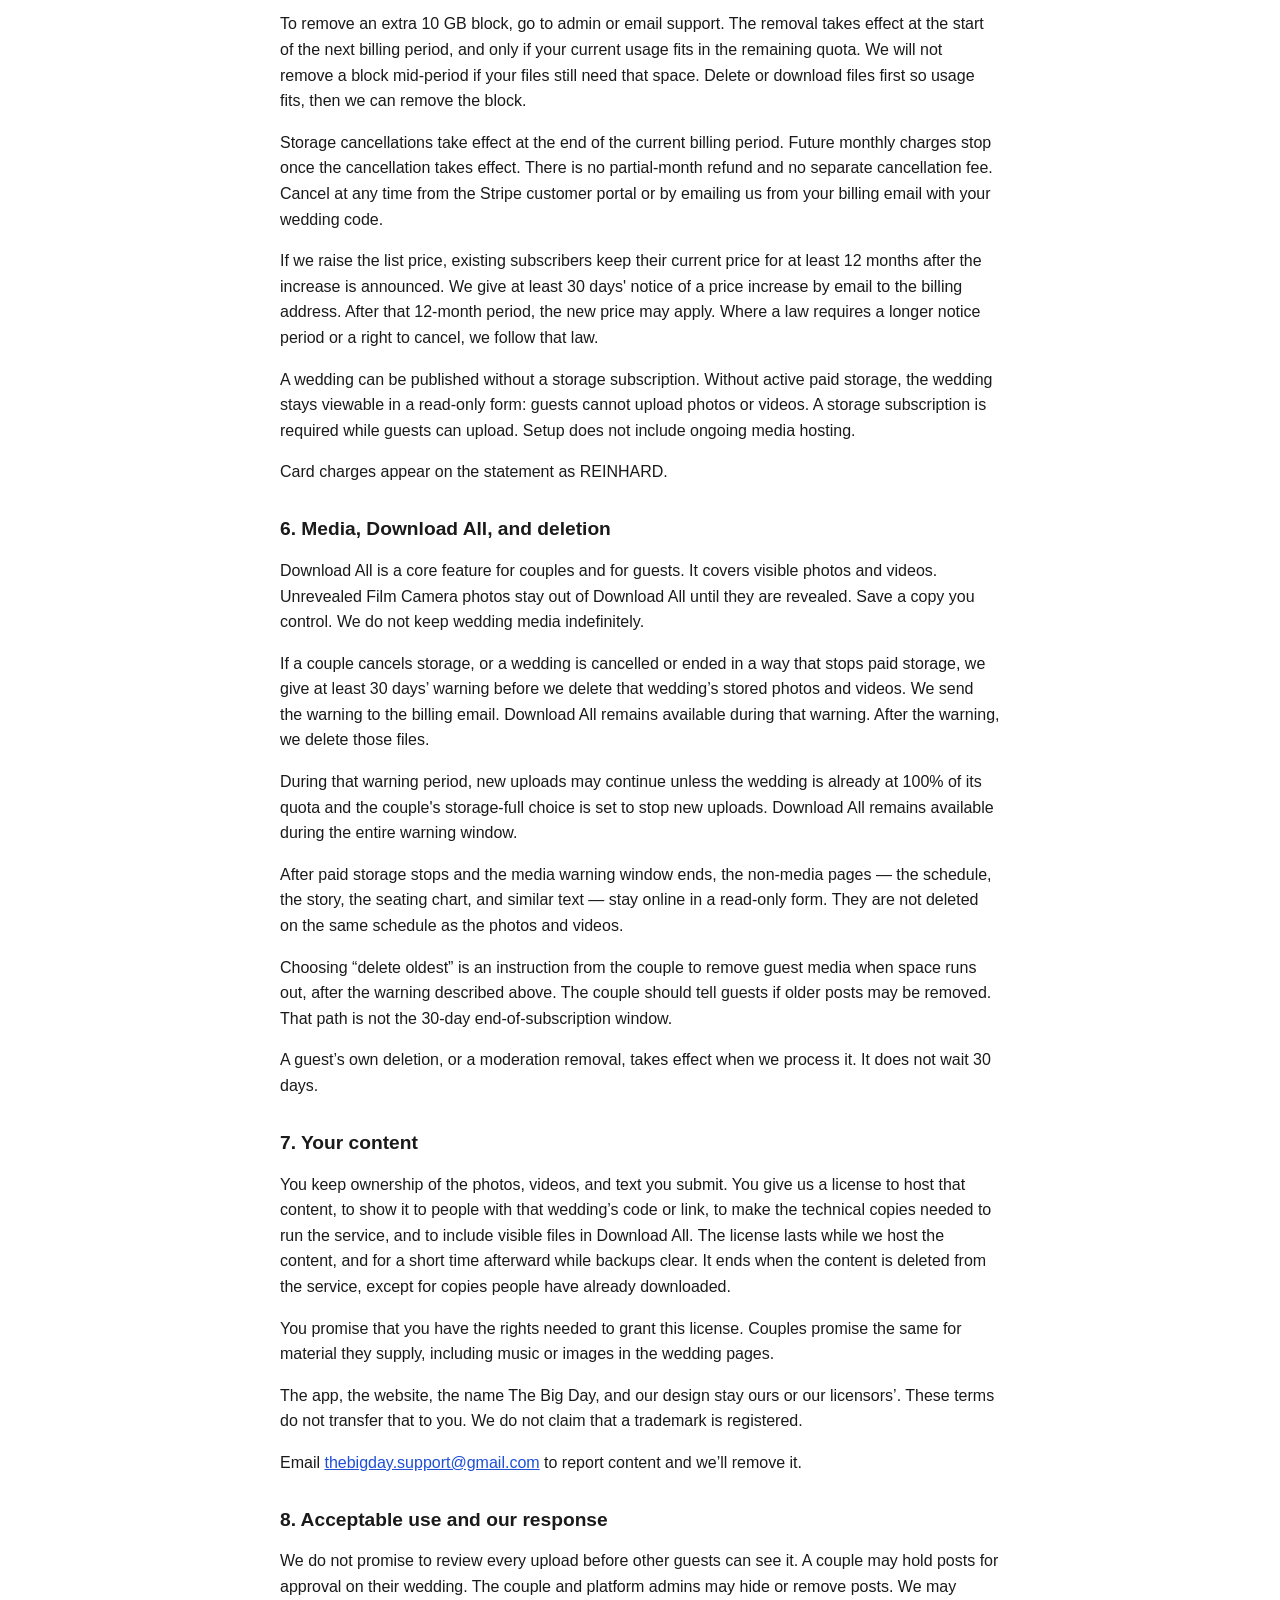
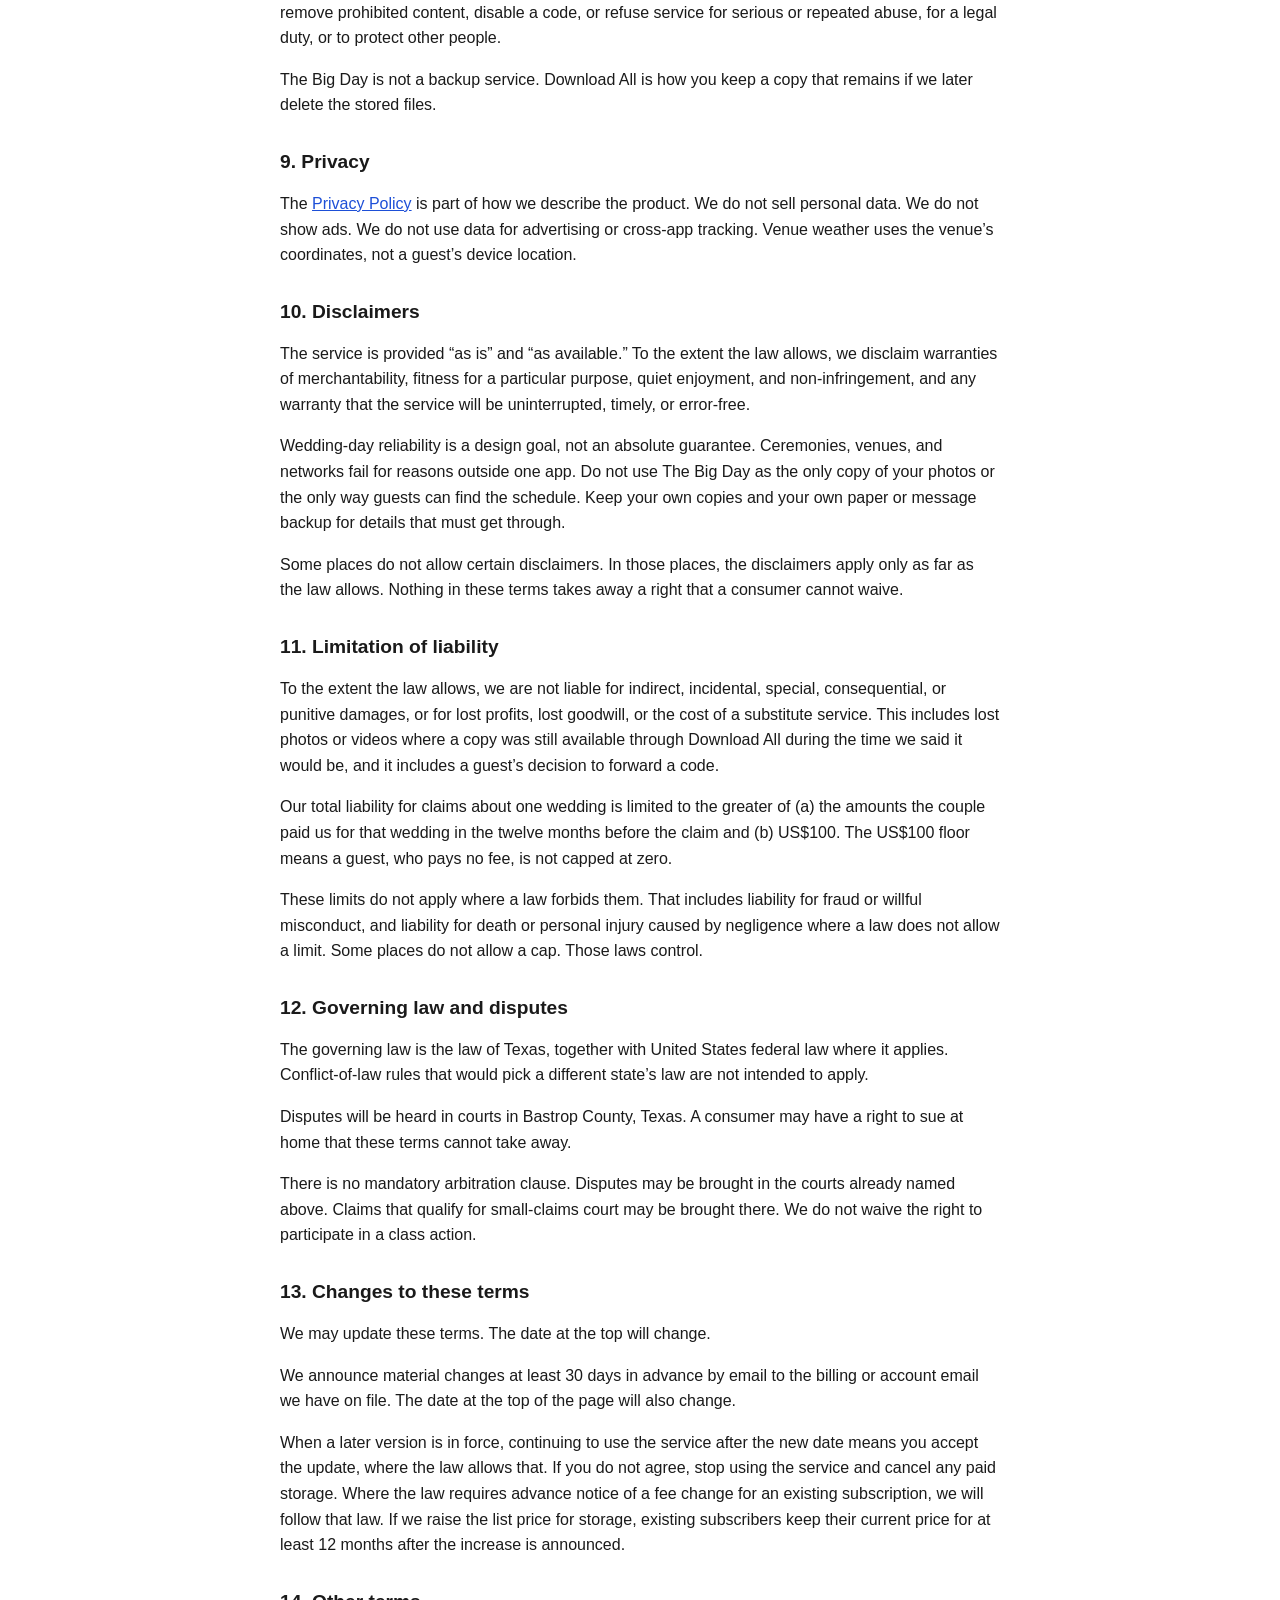
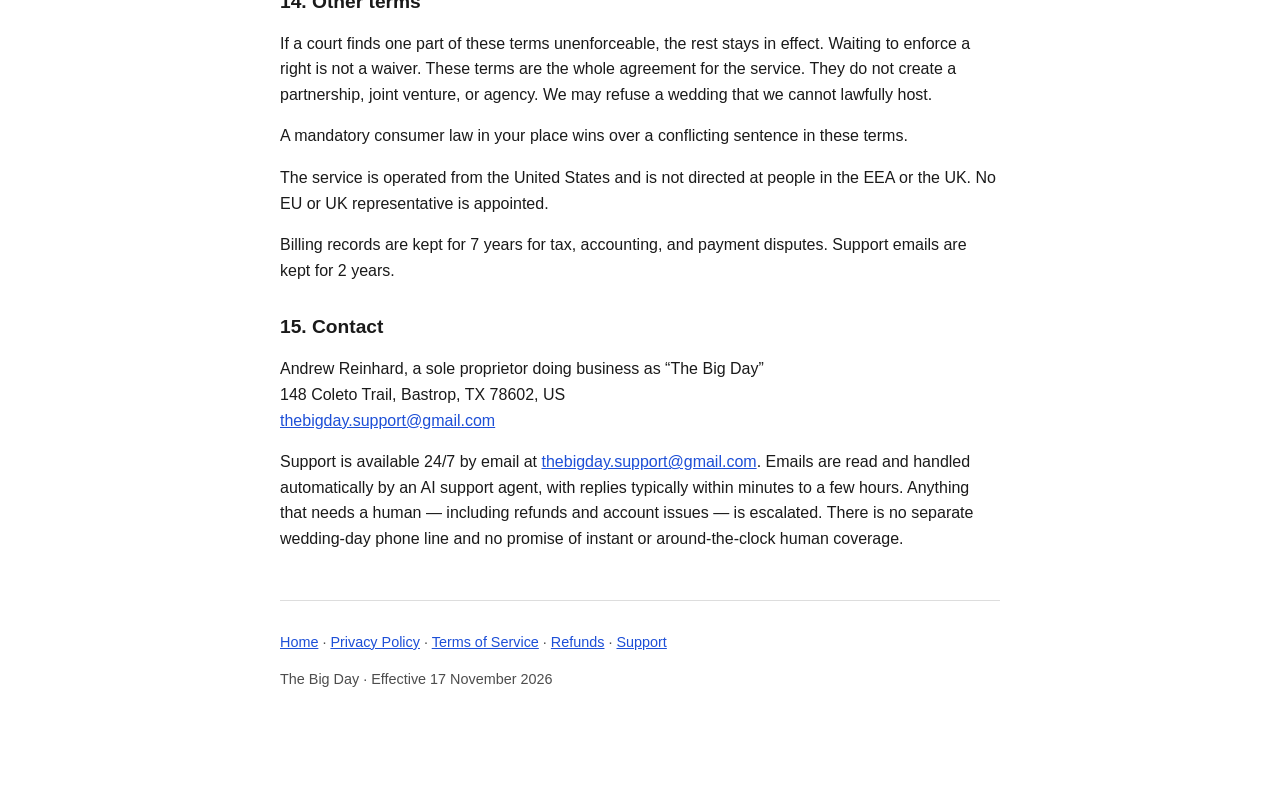
<file: terms.html>
<!DOCTYPE html>
<html lang="en">
<head>
<meta charset="utf-8">
<meta name="viewport" content="width=device-width, initial-scale=1">
<title>The Big Day — Terms of Service</title>
<link rel="stylesheet" href="./styles.css">
</head>
<body>

<nav class="site" aria-label="Legal pages">
  <a href="./index.html">Home</a> ·
  <a href="./privacy.html">Privacy Policy</a> ·
  <a href="./terms.html">Terms of Service</a> ·
  <a href="./refunds.html">Refunds</a> ·
  <a href="./support.html">Support</a>
</nav>

<h1>Terms of Service</h1>
<p class="meta">
  The Big Day (App Store display name: “The Big Day: Wedding Guest App”)<br>
  Operator: Andrew Reinhard, a sole proprietor doing business as “The Big Day” (“we”, “us”)<br>
  Business address: 148 Coleto Trail, Bastrop, TX 78602, US<br>
  Effective date: <strong>17 November 2026</strong>.<br>
  Contact: <a href="mailto:thebigday.support@gmail.com">thebigday.support@gmail.com</a>
</p>

<p>These terms cover The Big Day app and website. The <a href="./privacy.html">Privacy Policy</a> explains personal data. The <a href="./refunds.html">Refund and Cancellation Policy</a> explains setup fees, storage, and deletion of media. If those pages conflict on a billing question, the refunds page controls. If they conflict on a privacy question, the privacy policy controls.</p>

<h2>1. The service</h2>
<p>The Big Day lets many couples each run a wedding inside one product. A couple receives a code and a web link. Guests open the app or the link, enter the code, and see that wedding. What they see can include the schedule, the story, seating, and a photo and video feed. Some weddings also include travel notes, announcements, weather at the venue, reminders, or a Film Camera reveal.</p>
<p>Guests do not create an account and do not sign in. A display name is optional. A random guest id stays on the device so that device can manage and delete its own posts.</p>
<p>We may add, change, or retire a feature. Wedding-day reliability is a design goal. It is not a guarantee that the app, the website, uploads, notifications, or Download All will work every minute of an event.</p>

<h2>2. Who may use it</h2>
<p>Guests may use a wedding they were invited to, or a demo wedding we publish for people to look around. The demo code EXAMPLE123 opens a made-up wedding. It is not a real couple.</p>
<p>A person who buys setup or storage must be 18 years old or older. This age rule applies to the person who enters the paid contract. Guests who only view or upload are not required to be the buyer.</p>
<p>The product is not directed to children under 13, or under a higher minimum age in the user’s region. Parents and guardians should supervise minors. See the privacy policy for how to ask us to delete a child’s data.</p>

<h2>3. Guest rules</h2>
<p>You may view the wedding your code opens. You may upload photos and videos that you want other people at that wedding to see. You may comment, like, and react where the app offers those controls. You may use Download All for visible photos and videos.</p>
<p>You agree that:</p>
<ul>
  <li>You will not post anything illegal.</li>
  <li>You will not post pornography, sexual content involving minors, or intimate images of someone without the rights required to share them.</li>
  <li>You will not harass, threaten, or dox anyone.</li>
  <li>You will not post material that infringes someone else’s copyright, trademark, or other right.</li>
  <li>You will not try to break, overload, or probe the service, or access a wedding you were not given a code for.</li>
  <li>You are responsible for the posts that come from your device.</li>
</ul>
<p>The couple and platform admins may hide or remove posts. We may remove prohibited content. You can delete your own posts from the device that created them. If that device’s guest id is gone, email support and we will help look for the post. To report a problem, email <a href="mailto:thebigday.support@gmail.com">thebigday.support@gmail.com</a>.</p>
<p>The wedding code and link are a key to that wedding. Do not post them somewhere public if the couple asked you to keep them private. We cannot control forwarding.</p>

<h2>4. Couple rules and fees</h2>
<p>A couple buys setup on the website through Stripe. Optional storage is also billed on the website through Stripe. These charges are not in-app purchases on the Apple App Store or Google Play. We do not receive full card numbers.</p>
<p>Prices are in U.S. dollars. The amount you authorize is the amount shown at checkout before you pay. If this page and a checkout total ever disagree, the checkout total is the amount you authorize for that purchase, and we will correct this page.</p>
<div class="table-wrap">
<table>
  <tr><th>Setup</th><th>Price</th><th>Changes included</th></tr>
  <tr>
    <td>Classic</td>
    <td>$50</td>
    <td>3 rounds, then $10 per additional change</td>
  </tr>
  <tr>
    <td>Custom</td>
    <td>about $125. The exact amount is shown before you pay.</td>
    <td>3 rounds, then $10 per additional change</td>
  </tr>
  <tr>
    <td>Signature</td>
    <td>$250 and up, quoted per feature before any charge</td>
    <td>3 rounds, then $10 per additional change</td>
  </tr>
</table>
</div>
<p>One round of changes is one consolidated list of edits submitted together by the couple, or by a person the couple has authorized in writing or by email. A later, separate list starts a new round. Requests must come from the couple using the billing or support email we have on file, or from someone they have authorized.</p>
<p>After the three included rounds, each additional consolidated list is $10. The fee is billed on the website via a Stripe invoice or payment link, and is due before the change is made. It is not an in-app purchase.</p>
<p>A Signature request is a conversation until you accept a quote and pay on the website. Quotes are valid for 30 days from the date we send them. A 50% deposit is required to begin work, paid on the website via Stripe. The quote states the features included. Later edits use the three included rounds, then the $10 fee, like the other tiers. Features not in the accepted quote are a new quote, not an included round.</p>
<p>Setup fees are refundable in stages. Any statutory or cooling-off right a consumer already has is preserved. Briefly: before setup work starts, the fee is fully refundable; after work starts but before the wedding is published, 50% is refundable; after the wedding is published, the fee is not refundable, except where a law requires otherwise. See the <a href="./refunds.html">Refund and Cancellation Policy</a> for the full rule.</p>
<p>Listed prices exclude applicable sales tax. Tax is added where required, and the amount is shown before you pay.</p>
<p>The couple is responsible for the event details they ask us to publish, including guest names on a seating chart. Publish only what other guests of that wedding should see. The couple must have the rights needed for text, music, and images they supply.</p>

<h2>5. Storage</h2>
<p>Storage is a separate monthly subscription, required while guests can upload photos and videos. It is not required for a read-only published wedding. It renews each month until the couple cancels. The couple may cancel at any time. There is no separate cancellation fee.</p>
<ul>
  <li>$9.99 per month includes 10&nbsp;GB.</li>
  <li>Each extra 10&nbsp;GB block is $2 per month.</li>
</ul>
<p>At sign-up the couple chooses what happens when storage is full. They can change this later.</p>
<ol>
  <li><strong>Delete oldest photos and videos</strong> to make room. We warn first and remind the couple to use Download All. Then the oldest media may be deleted.</li>
  <li><strong>Stop new uploads at the cap.</strong> This is the default. Existing media stays. New uploads wait until there is room or the couple changes the plan.</li>
  <li><strong>Auto-add 10&nbsp;GB blocks</strong> at $2 per month each, so uploads can continue. The added blocks stay on the monthly bill until they are removed.</li>
</ol>
<p>For every option, we warn the couple at 80% of the quota and again at 100%.</p>
<p>To remove an extra 10&nbsp;GB block, go to admin or email support. The removal takes effect at the start of the next billing period, and only if your current usage fits in the remaining quota. We will not remove a block mid-period if your files still need that space. Delete or download files first so usage fits, then we can remove the block.</p>
<p>Storage cancellations take effect at the end of the current billing period. Future monthly charges stop once the cancellation takes effect. There is no partial-month refund and no separate cancellation fee. Cancel at any time from the Stripe customer portal or by emailing us from your billing email with your wedding code.</p>
<p>If we raise the list price, existing subscribers keep their current price for at least 12 months after the increase is announced. We give at least 30 days' notice of a price increase by email to the billing address. After that 12-month period, the new price may apply. Where a law requires a longer notice period or a right to cancel, we follow that law.</p>
<p>A wedding can be published without a storage subscription. Without active paid storage, the wedding stays viewable in a read-only form: guests cannot upload photos or videos. A storage subscription is required while guests can upload. Setup does not include ongoing media hosting.</p>
<p>Card charges appear on the statement as REINHARD.</p>

<h2>6. Media, Download All, and deletion</h2>
<p>Download All is a core feature for couples and for guests. It covers visible photos and videos. Unrevealed Film Camera photos stay out of Download All until they are revealed. Save a copy you control. We do not keep wedding media indefinitely.</p>
<p>If a couple cancels storage, or a wedding is cancelled or ended in a way that stops paid storage, we give at least 30 days’ warning before we delete that wedding’s stored photos and videos. We send the warning to the billing email. Download All remains available during that warning. After the warning, we delete those files.</p>
<p>During that warning period, new uploads may continue unless the wedding is already at 100% of its quota and the couple's storage-full choice is set to stop new uploads. Download All remains available during the entire warning window.</p>
<p>After paid storage stops and the media warning window ends, the non-media pages — the schedule, the story, the seating chart, and similar text — stay online in a read-only form. They are not deleted on the same schedule as the photos and videos.</p>
<p>Choosing “delete oldest” is an instruction from the couple to remove guest media when space runs out, after the warning described above. The couple should tell guests if older posts may be removed. That path is not the 30-day end-of-subscription window.</p>
<p>A guest’s own deletion, or a moderation removal, takes effect when we process it. It does not wait 30 days.</p>

<h2>7. Your content</h2>
<p>You keep ownership of the photos, videos, and text you submit. You give us a license to host that content, to show it to people with that wedding’s code or link, to make the technical copies needed to run the service, and to include visible files in Download All. The license lasts while we host the content, and for a short time afterward while backups clear. It ends when the content is deleted from the service, except for copies people have already downloaded.</p>
<p>You promise that you have the rights needed to grant this license. Couples promise the same for material they supply, including music or images in the wedding pages.</p>
<p>The app, the website, the name The Big Day, and our design stay ours or our licensors’. These terms do not transfer that to you. We do not claim that a trademark is registered.</p>
<p>Email <a href="mailto:thebigday.support@gmail.com">thebigday.support@gmail.com</a> to report content and we’ll remove it.</p>

<h2>8. Acceptable use and our response</h2>
<p>We do not promise to review every upload before other guests can see it. A couple may hold posts for approval on their wedding. The couple and platform admins may hide or remove posts. We may remove prohibited content, disable a code, or refuse service for serious or repeated abuse, for a legal duty, or to protect other people.</p>
<p>The Big Day is not a backup service. Download All is how you keep a copy that remains if we later delete the stored files.</p>

<h2>9. Privacy</h2>
<p>The <a href="./privacy.html">Privacy Policy</a> is part of how we describe the product. We do not sell personal data. We do not show ads. We do not use data for advertising or cross-app tracking. Venue weather uses the venue’s coordinates, not a guest’s device location.</p>

<h2>10. Disclaimers</h2>
<p>The service is provided “as is” and “as available.” To the extent the law allows, we disclaim warranties of merchantability, fitness for a particular purpose, quiet enjoyment, and non-infringement, and any warranty that the service will be uninterrupted, timely, or error-free.</p>
<p>Wedding-day reliability is a design goal, not an absolute guarantee. Ceremonies, venues, and networks fail for reasons outside one app. Do not use The Big Day as the only copy of your photos or the only way guests can find the schedule. Keep your own copies and your own paper or message backup for details that must get through.</p>
<p>Some places do not allow certain disclaimers. In those places, the disclaimers apply only as far as the law allows. Nothing in these terms takes away a right that a consumer cannot waive.</p>

<h2>11. Limitation of liability</h2>
<p>To the extent the law allows, we are not liable for indirect, incidental, special, consequential, or punitive damages, or for lost profits, lost goodwill, or the cost of a substitute service. This includes lost photos or videos where a copy was still available through Download All during the time we said it would be, and it includes a guest’s decision to forward a code.</p>
<p>Our total liability for claims about one wedding is limited to the greater of (a) the amounts the couple paid us for that wedding in the twelve months before the claim and (b) US$100. The US$100 floor means a guest, who pays no fee, is not capped at zero.</p>
<p>These limits do not apply where a law forbids them. That includes liability for fraud or willful misconduct, and liability for death or personal injury caused by negligence where a law does not allow a limit. Some places do not allow a cap. Those laws control.</p>

<h2>12. Governing law and disputes</h2>
<p>The governing law is the law of Texas, together with United States federal law where it applies. Conflict-of-law rules that would pick a different state’s law are not intended to apply.</p>
<p>Disputes will be heard in courts in Bastrop County, Texas. A consumer may have a right to sue at home that these terms cannot take away.</p>
<p>There is no mandatory arbitration clause. Disputes may be brought in the courts already named above. Claims that qualify for small-claims court may be brought there. We do not waive the right to participate in a class action.</p>

<h2>13. Changes to these terms</h2>
<p>We may update these terms. The date at the top will change.</p>
<p>We announce material changes at least 30 days in advance by email to the billing or account email we have on file. The date at the top of the page will also change.</p>
<p>When a later version is in force, continuing to use the service after the new date means you accept the update, where the law allows that. If you do not agree, stop using the service and cancel any paid storage. Where the law requires advance notice of a fee change for an existing subscription, we will follow that law. If we raise the list price for storage, existing subscribers keep their current price for at least 12 months after the increase is announced.</p>

<h2>14. Other terms</h2>
<p>If a court finds one part of these terms unenforceable, the rest stays in effect. Waiting to enforce a right is not a waiver. These terms are the whole agreement for the service. They do not create a partnership, joint venture, or agency. We may refuse a wedding that we cannot lawfully host.</p>
<p>A mandatory consumer law in your place wins over a conflicting sentence in these terms.</p>
<p>The service is operated from the United States and is not directed at people in the EEA or the UK. No EU or UK representative is appointed.</p>
<p>Billing records are kept for 7 years for tax, accounting, and payment disputes. Support emails are kept for 2 years.</p>

<h2>15. Contact</h2>
<p>
  Andrew Reinhard, a sole proprietor doing business as “The Big Day”<br>
  148 Coleto Trail, Bastrop, TX 78602, US<br>
  <a href="mailto:thebigday.support@gmail.com">thebigday.support@gmail.com</a>
</p>
<p>Support is available 24/7 by email at <a href="mailto:thebigday.support@gmail.com">thebigday.support@gmail.com</a>. Emails are read and handled automatically by an AI support agent, with replies typically within minutes to a few hours. Anything that needs a human — including refunds and account issues — is escalated. There is no separate wedding-day phone line and no promise of instant or around-the-clock human coverage.</p>

<footer class="site">
  <p><a href="./index.html">Home</a> · <a href="./privacy.html">Privacy Policy</a> · <a href="./terms.html">Terms of Service</a> · <a href="./refunds.html">Refunds</a> · <a href="./support.html">Support</a></p>
  <p>The Big Day · Effective 17 November 2026</p>
</footer>

</body>
</html>
</file>
<file: styles.css>
:root {
  color-scheme: light dark;
}

* { box-sizing: border-box; }

body {
  max-width: 760px;
  margin: 0 auto;
  padding: 32px 20px 80px;
  font: 16px/1.6 -apple-system, BlinkMacSystemFont, "Segoe UI", Roboto, Helvetica, Arial, sans-serif;
  background: #fff;
  color: #1a1a1a;
}

body.home {
  text-align: center;
  padding-top: 48px;
}

h1 {
  font-size: 1.7rem;
  line-height: 1.25;
  margin: 0 0 4px;
}

h2 {
  font-size: 1.2rem;
  line-height: 1.3;
  margin-top: 2rem;
}

h3 {
  font-size: 1.05rem;
  margin-top: 1.35rem;
  margin-bottom: 0.35rem;
}

p, li { overflow-wrap: break-word; }

.meta {
  color: #4d4d4d;
  font-size: 0.92rem;
  margin: 0 0 1.5rem;
}

a { color: #1d4fd7; }

a:focus-visible {
  outline: 2px solid currentColor;
  outline-offset: 2px;
}

nav.site {
  font-size: 0.95rem;
  margin: 0 0 1.25rem;
}

.banner {
  border: 2px solid #8a5a00;
  background: #fff4d6;
  color: #2b1c00;
  padding: 12px 14px;
  border-radius: 8px;
  margin: 0 0 1.5rem;
  text-align: left;
  font-size: 0.95rem;
}

.ph {
  background: #ffe08a;
  color: #1a1a1a;
  padding: 0.05em 0.28em;
  border-radius: 3px;
  font-weight: 650;
  overflow-wrap: anywhere;
}

.table-wrap {
  overflow-x: auto;
  margin: 12px 0 4px;
}

table {
  border-collapse: collapse;
  width: 100%;
  min-width: 36rem;
}

th, td {
  border: 1px solid #c8c8c8;
  padding: 8px 10px;
  text-align: left;
  vertical-align: top;
  font-size: 0.95rem;
}

th { background: rgba(127, 127, 127, 0.12); }

ul, ol { padding-left: 1.25rem; }

li + li { margin-top: 0.35rem; }

.links {
  list-style: none;
  padding: 0;
  text-align: left;
  margin: 1.5rem auto 0;
}

.links li { margin: 0.7rem 0; }

footer.site {
  margin-top: 3rem;
  padding-top: 1rem;
  border-top: 1px solid #ddd;
  font-size: 0.9rem;
  color: #4d4d4d;
  text-align: left;
}

@media (prefers-color-scheme: dark) {
  body {
    background: #121212;
    color: #f2f2f2;
  }

  .meta, footer.site { color: #c8c8c8; }

  a { color: #9db7ff; }

  .banner {
    background: #3a2e12;
    color: #ffe7b0;
    border-color: #d7a441;
  }

  th, td { border-color: #555; }

  footer.site { border-top-color: #444; }
}
</file>
